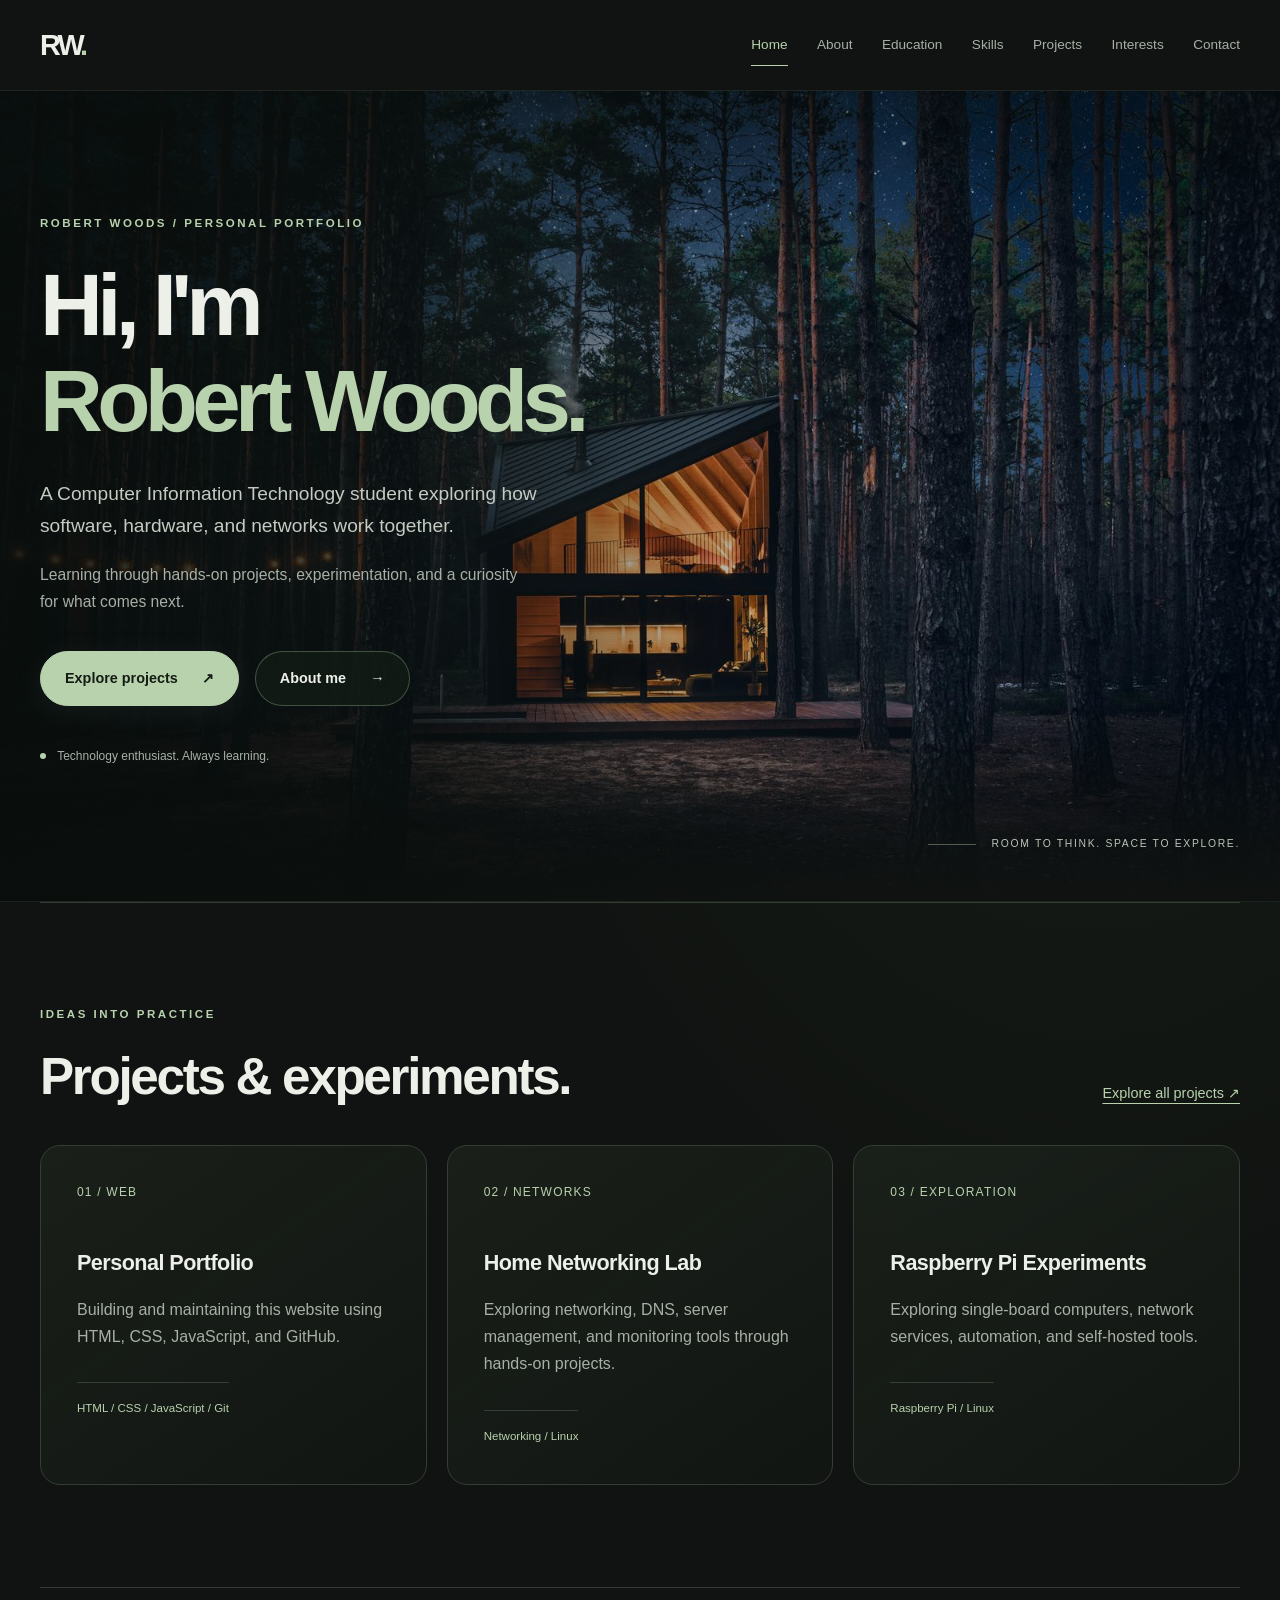
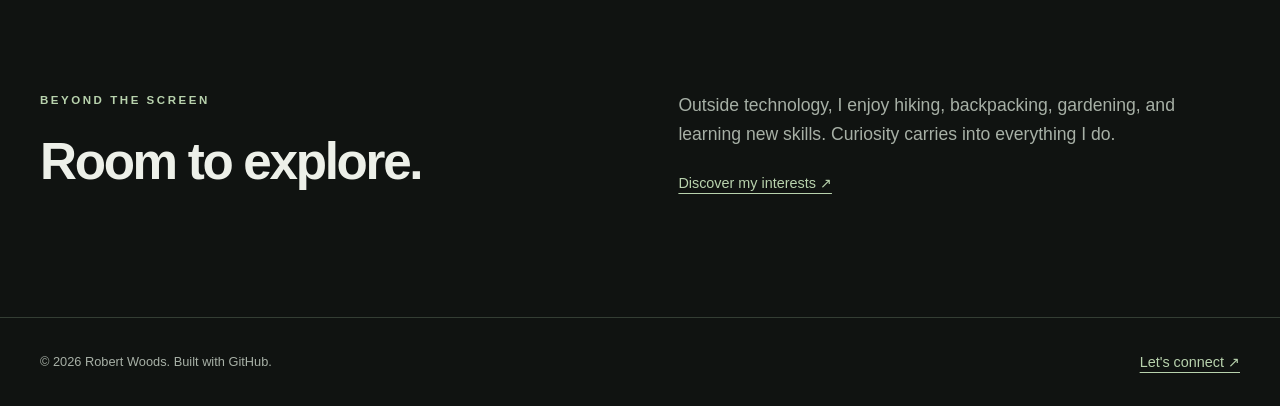
<file: index.html>
<!DOCTYPE html>
<html lang="en">
<head>
  <meta charset="UTF-8">
  <meta name="viewport" content="width=device-width, initial-scale=1.0">
  <meta name="description" content="Meet Robert Woods, a Computer Information Technology student exploring programming, networking, and hands-on technology projects.">
  <meta name="theme-color" content="#101311">
  <title>Robert Woods | CIT Student &amp; Technology Enthusiast</title>
  <link rel="stylesheet" href="style.css">
  <script src="script.js" defer></script>
</head>
<body>
  <a class="skip-link" href="#main-content">Skip to content</a>
  <header class="site-header">
    <nav class="nav container" aria-label="Main navigation">
      <a class="logo" href="index.html" aria-label="Robert Woods home">RW<span>.</span></a>
      <button class="menu-toggle" type="button" aria-expanded="false" aria-controls="nav-links" hidden>Menu</button>
      <div class="nav-links" id="nav-links">
        <a href="index.html" aria-current="page">Home</a>
        <a href="about.html">About</a>
        <a href="education.html">Education</a>
        <a href="skills.html">Skills</a>
        <a href="projects.html">Projects</a>
        <a href="interests.html">Interests</a>
        <a href="contacts.html">Contact</a>
      </div>
    </nav>
  </header>
  <main id="main-content" tabindex="-1">
<section class="hero forest-hero" aria-labelledby="hero-title">
  <!-- Decorative photograph; the CSS gradient remains if the image cannot load. -->
  <div class="forest-scene" aria-hidden="true"><div class="forest-image"></div></div>
  <div class="hero-inner container">
    <div class="hero-copy">
      <p class="eyebrow">Robert Woods / Personal portfolio</p>
      <h1 id="hero-title">Hi, I'm<br><span>Robert Woods.</span></h1>
      <p class="lead">A Computer Information Technology student exploring how software, hardware, and networks work together.</p>
      <p class="hero-description">Learning through hands-on projects, experimentation, and a curiosity for what comes next.</p>
      <div class="hero-actions">
        <a class="btn primary" href="projects.html">Explore projects <span aria-hidden="true">↗</span></a>
        <a class="btn" href="about.html">About me <span aria-hidden="true">→</span></a>
      </div>
      <p class="hero-note">Technology enthusiast. Always learning.</p>
    </div>
    <div class="hero-caption" aria-hidden="true"><span class="caption-line"></span>Room to think. Space to explore.</div>
  </div>
</section>
<section class="section container" aria-labelledby="featured-title"><div class="section-heading"><div><p class="eyebrow">Ideas into practice</p><h2 id="featured-title">Projects &amp; experiments.</h2></div><a class="text-link" href="projects.html">Explore all projects ↗</a></div><div class="card-grid">
<article class="card"><span class="card-number">01 / WEB</span><h3>Personal Portfolio</h3><p>Building and maintaining this website using HTML, CSS, JavaScript, and GitHub.</p><span class="tag">HTML / CSS / JavaScript / Git</span></article>
<article class="card"><span class="card-number">02 / NETWORKS</span><h3>Home Networking Lab</h3><p>Exploring networking, DNS, server management, and monitoring tools through hands-on projects.</p><span class="tag">Networking / Linux</span></article>
<article class="card"><span class="card-number">03 / EXPLORATION</span><h3>Raspberry Pi Experiments</h3><p>Exploring single-board computers, network services, automation, and self-hosted tools.</p><span class="tag">Raspberry Pi / Linux</span></article></div></section>
<section class="section container" aria-labelledby="beyond-title"><div class="split"><div><p class="eyebrow">Beyond the screen</p><h2 id="beyond-title">Room to explore.</h2></div><div class="prose"><p>Outside technology, I enjoy hiking, backpacking, gardening, and learning new skills. Curiosity carries into everything I do.</p><a class="text-link" href="interests.html">Discover my interests ↗</a></div></div></section>
  </main>
  <footer class="site-footer">
    <div class="footer-inner container"><p>© <span id="year">2026</span> Robert Woods. Built with GitHub.</p><a class="text-link" href="contacts.html">Let's connect ↗</a></div>
  </footer>
</body>
</html>
</file>
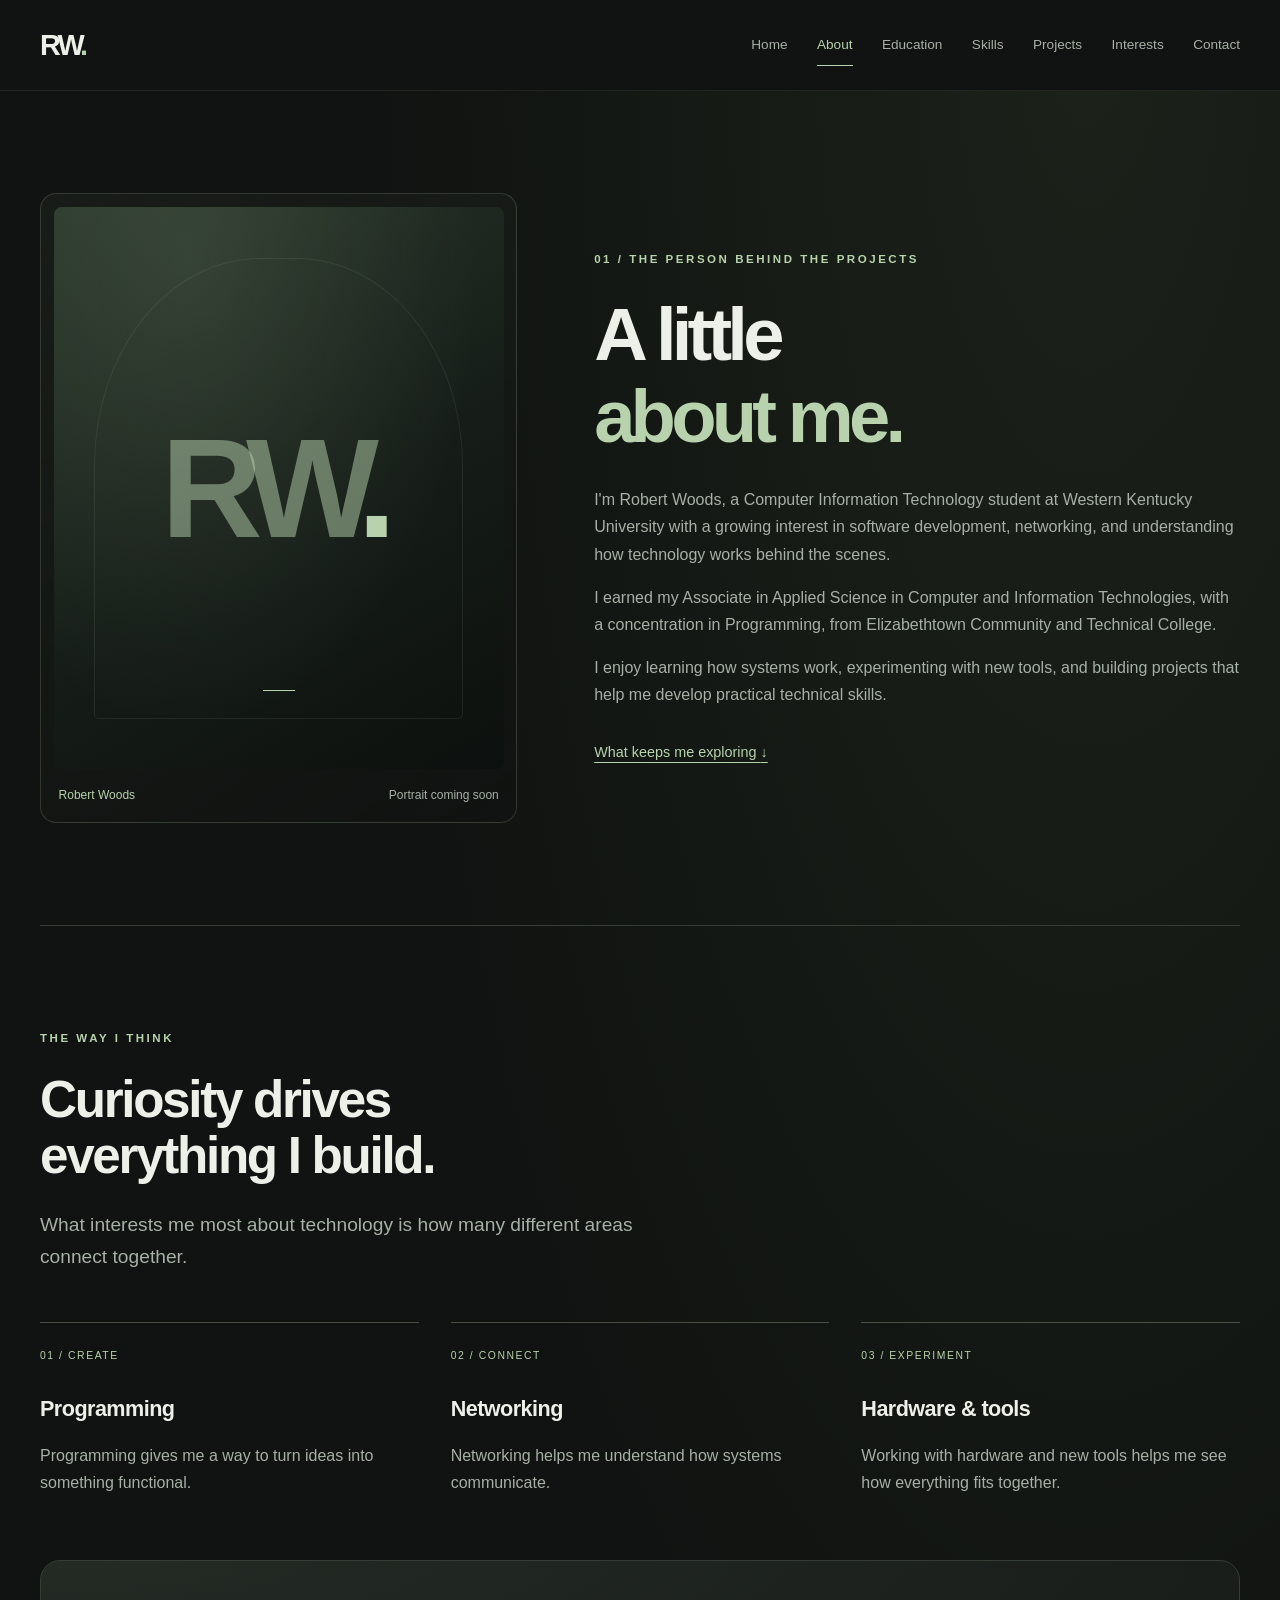
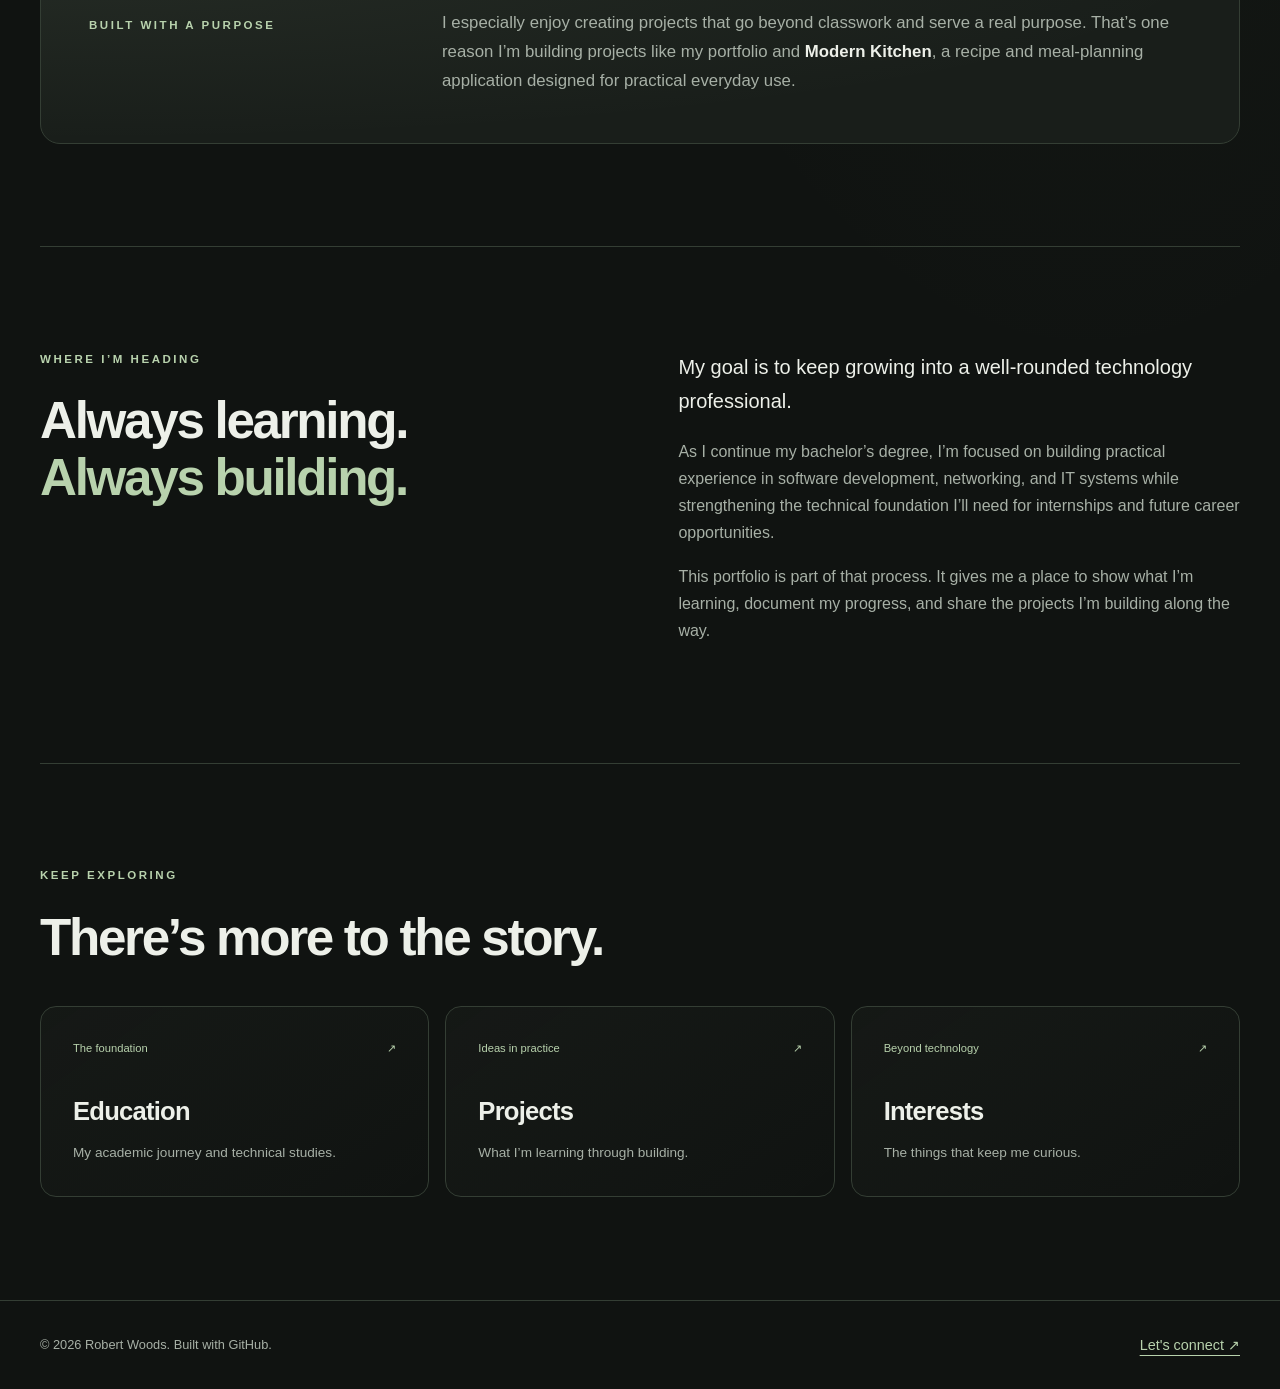
<file: about.html>
<!DOCTYPE html>
<html lang="en">
<head>
  <meta charset="UTF-8">
  <meta name="viewport" content="width=device-width, initial-scale=1.0">
  <meta name="description" content="Get to know Robert Woods, a Western Kentucky University CIT student who enjoys practical projects and experimentation.">
  <meta name="theme-color" content="#101311">
  <title>About Robert Woods | Curiosity &amp; Technology</title>
  <link rel="stylesheet" href="style.css">
  <script src="script.js" defer></script>
</head>
<body>
  <a class="skip-link" href="#main-content">Skip to content</a>
  <header class="site-header">
    <nav class="nav container" aria-label="Main navigation">
      <a class="logo" href="index.html" aria-label="Robert Woods home">RW<span>.</span></a>
      <button class="menu-toggle" type="button" aria-expanded="false" aria-controls="nav-links" hidden>Menu</button>
      <div class="nav-links" id="nav-links">
        <a href="index.html">Home</a>
        <a href="about.html" aria-current="page">About</a>
        <a href="education.html">Education</a>
        <a href="skills.html">Skills</a>
        <a href="projects.html">Projects</a>
        <a href="interests.html">Interests</a>
        <a href="contacts.html">Contact</a>
      </div>
    </nav>
  </header>
  <main id="main-content" tabindex="-1" class="container about-page">
    <section class="about-hero" aria-labelledby="about-title">
      <figure class="about-portrait">
        <!-- Replace .portrait-placeholder with an img.portrait-photo when a portrait is ready.
             Example: <img class="portrait-photo" src="assets/images/robert-woods.jpg" alt="Robert Woods"> -->
        <div class="portrait-placeholder" aria-hidden="true"><span class="portrait-initials">RW<span>.</span></span><span class="portrait-rule"></span></div>
        <figcaption><span>Robert Woods</span><span class="portrait-caption">Portrait coming soon</span></figcaption>
      </figure>
      <div class="about-introduction">
        <p class="eyebrow">01 / The person behind the projects</p>
        <h1 id="about-title">A little<br><span>about me.</span></h1>
        <div class="about-copy">
          <p>I'm Robert Woods, a Computer Information Technology student at Western Kentucky University with a growing interest in software development, networking, and understanding how technology works behind the scenes.</p>
          <p>I earned my Associate in Applied Science in Computer and Information Technologies, with a concentration in Programming, from Elizabethtown Community and Technical College.</p>
          <p>I enjoy learning how systems work, experimenting with new tools, and building projects that help me develop practical technical skills.</p>
        </div>
        <a class="text-link" href="#curiosity">What keeps me exploring <span aria-hidden="true">↓</span></a>
      </div>
    </section>

    <section class="about-curiosity about-section" id="curiosity" aria-labelledby="curiosity-title">
      <div class="about-section-heading"><p class="eyebrow">The way I think</p><h2 id="curiosity-title">Curiosity drives<br>everything I build.</h2><p class="lead">What interests me most about technology is how many different areas connect together.</p></div>
      <div class="curiosity-grid">
        <article class="curiosity-note"><span class="curiosity-number" aria-hidden="true">01 / CREATE</span><h3>Programming</h3><p>Programming gives me a way to turn ideas into something functional.</p></article>
        <article class="curiosity-note"><span class="curiosity-number" aria-hidden="true">02 / CONNECT</span><h3>Networking</h3><p>Networking helps me understand how systems communicate.</p></article>
        <article class="curiosity-note"><span class="curiosity-number" aria-hidden="true">03 / EXPERIMENT</span><h3>Hardware &amp; tools</h3><p>Working with hardware and new tools helps me see how everything fits together.</p></article>
      </div>
      <div class="about-purpose"><p class="eyebrow">Built with a purpose</p><p>I especially enjoy creating projects that go beyond classwork and serve a real purpose. That’s one reason I’m building projects like my portfolio and <strong>Modern Kitchen</strong>, a recipe and meal-planning application designed for practical everyday use.</p></div>
    </section>

    <section class="about-direction about-section" aria-labelledby="direction-title">
      <div><p class="eyebrow">Where I’m heading</p><h2 id="direction-title">Always learning.<br><span>Always building.</span></h2></div>
      <div class="about-copy"><p class="direction-lead">My goal is to keep growing into a well-rounded technology professional.</p><p>As I continue my bachelor’s degree, I’m focused on building practical experience in software development, networking, and IT systems while strengthening the technical foundation I’ll need for internships and future career opportunities.</p><p>This portfolio is part of that process. It gives me a place to show what I’m learning, document my progress, and share the projects I’m building along the way.</p></div>
    </section>

    <section class="about-explore about-section" aria-labelledby="explore-title">
      <div class="section-heading"><div><p class="eyebrow">Keep exploring</p><h2 id="explore-title">There’s more to the story.</h2></div></div>
      <div class="about-explore-grid">
        <a class="explore-link" href="education.html"><span class="explore-label">The foundation <span aria-hidden="true">↗</span></span><span class="explore-title">Education</span><span class="explore-description">My academic journey and technical studies.</span></a>
        <a class="explore-link" href="projects.html"><span class="explore-label">Ideas in practice <span aria-hidden="true">↗</span></span><span class="explore-title">Projects</span><span class="explore-description">What I’m learning through building.</span></a>
        <a class="explore-link" href="interests.html"><span class="explore-label">Beyond technology <span aria-hidden="true">↗</span></span><span class="explore-title">Interests</span><span class="explore-description">The things that keep me curious.</span></a>
      </div>
    </section>
  </main>
  <footer class="site-footer">
    <div class="footer-inner container"><p>© <span id="year">2026</span> Robert Woods. Built with GitHub.</p><a class="text-link" href="contacts.html">Let's connect ↗</a></div>
  </footer>
</body>
</html>
</file>
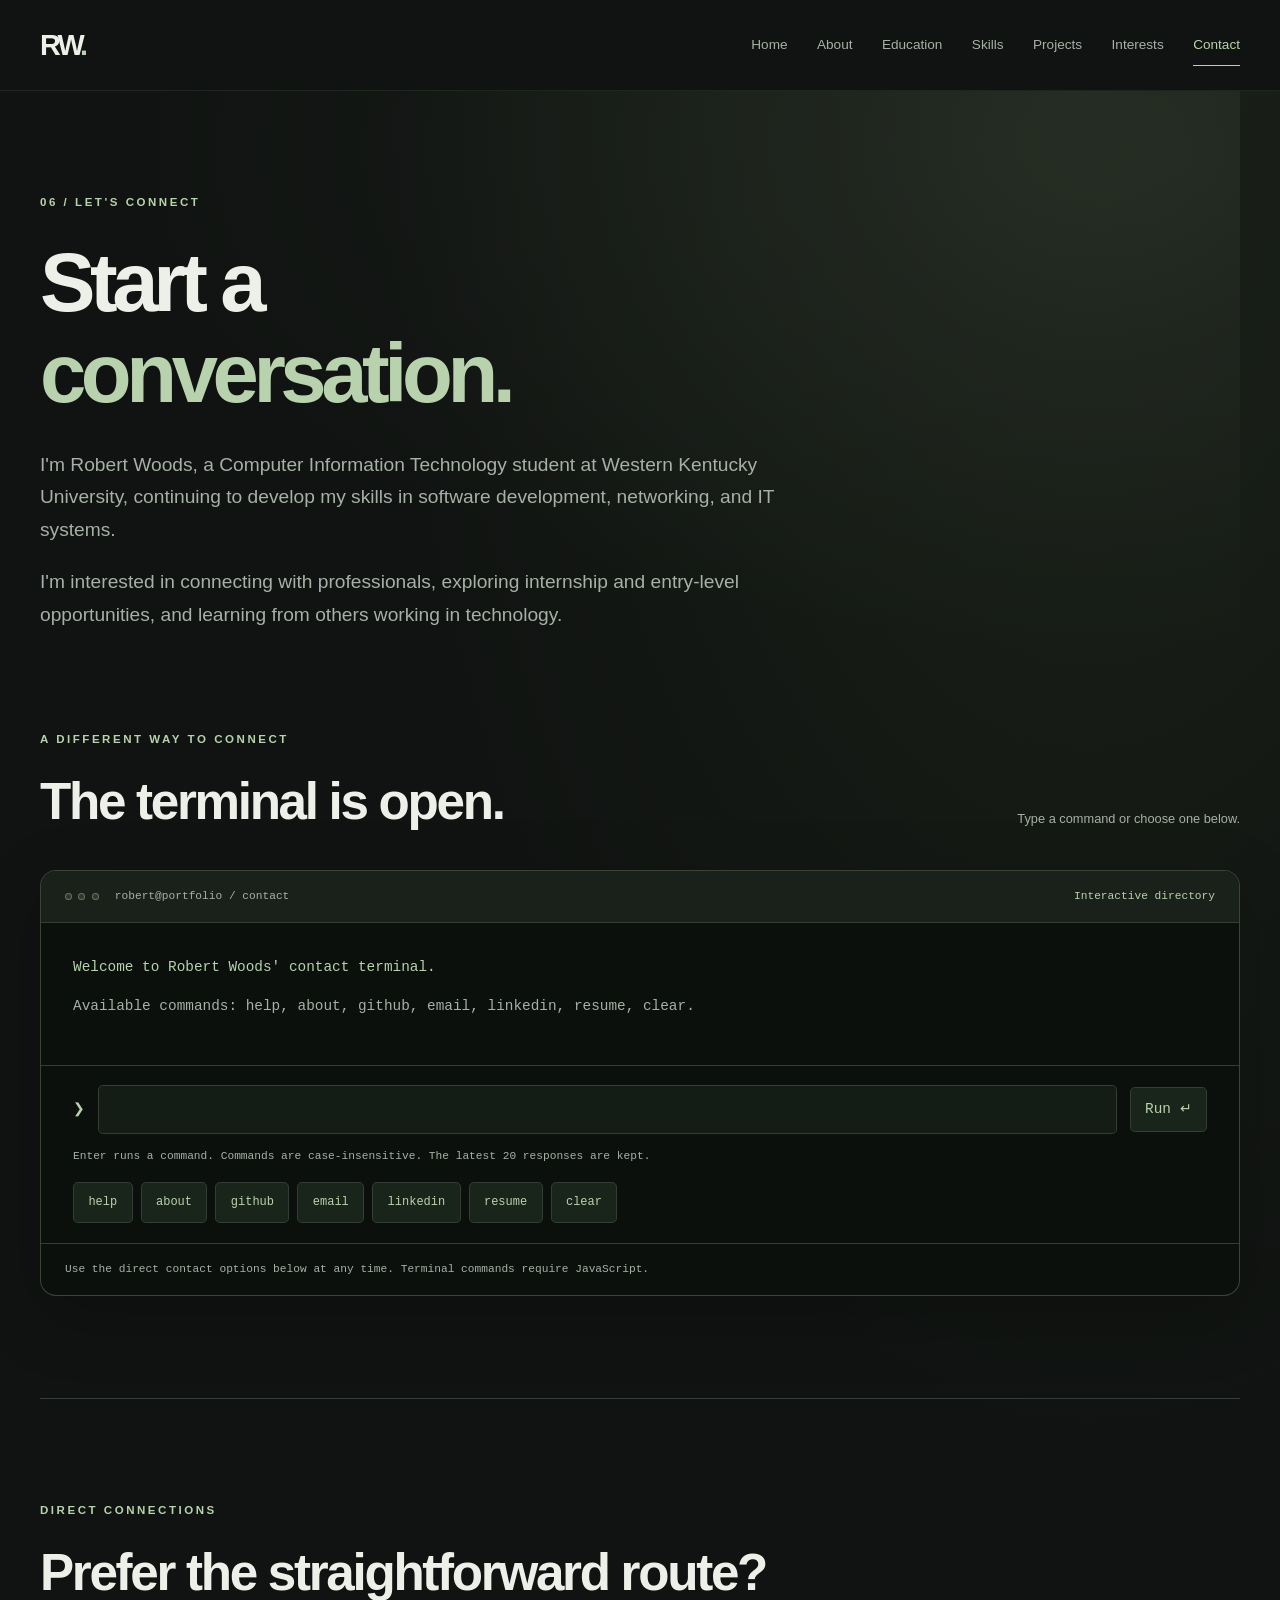
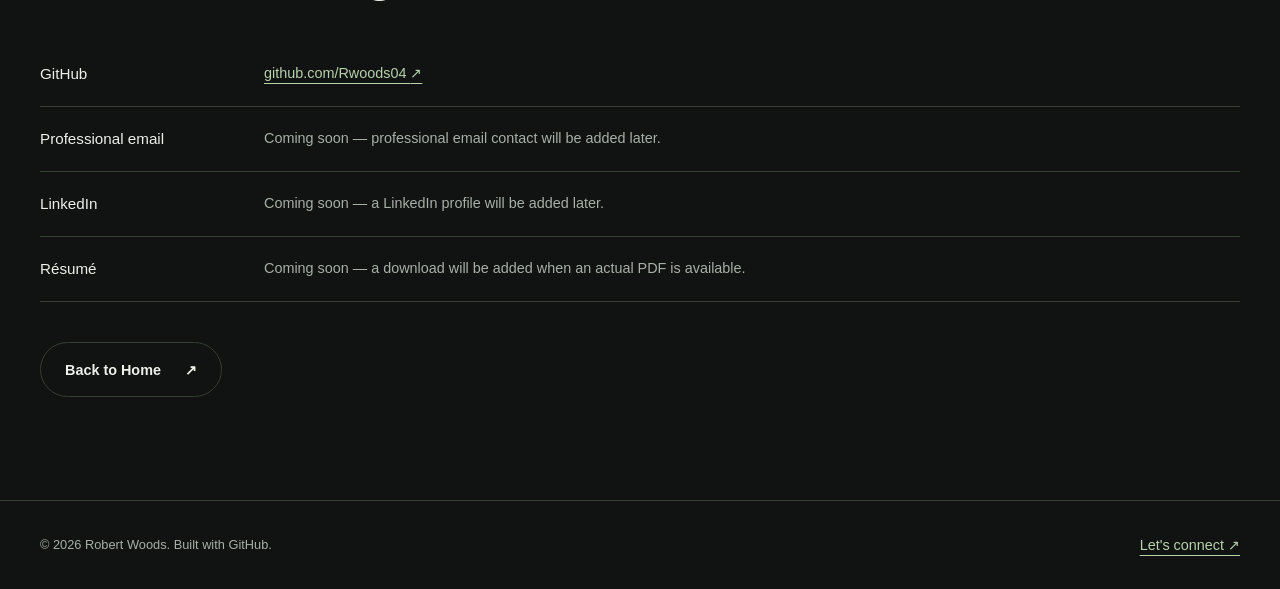
<file: contacts.html>
<!DOCTYPE html>
<html lang="en">
<head>
  <meta charset="UTF-8">
  <meta name="viewport" content="width=device-width, initial-scale=1.0">
  <meta name="description" content="Connect with Robert Woods and explore his work on GitHub.">
  <meta name="theme-color" content="#101311">
  <title>Contact &amp; Connect | Robert Woods</title>
  <link rel="stylesheet" href="style.css">
  <script src="script.js" defer></script>
</head>
<body>
  <a class="skip-link" href="#main-content">Skip to content</a>
  <header class="site-header">
    <nav class="nav container" aria-label="Main navigation">
      <a class="logo" href="index.html" aria-label="Robert Woods home">RW<span>.</span></a>
      <button class="menu-toggle" type="button" aria-expanded="false" aria-controls="nav-links" hidden>Menu</button>
      <div class="nav-links" id="nav-links">
        <a href="index.html">Home</a>
        <a href="about.html">About</a>
        <a href="education.html">Education</a>
        <a href="skills.html">Skills</a>
        <a href="projects.html">Projects</a>
        <a href="interests.html">Interests</a>
        <a href="contacts.html" aria-current="page">Contact</a>
      </div>
    </nav>
  </header>
  <main id="main-content" tabindex="-1" class="container contact-page">
    <section class="terminal-intro" aria-labelledby="contact-title">
      <p class="eyebrow">06 / Let's connect</p><h1 id="contact-title">Start a<br><span>conversation.</span></h1>
      <p class="lead">I'm Robert Woods, a Computer Information Technology student at Western Kentucky University, continuing to develop my skills in software development, networking, and IT systems.</p>
      <p class="lead">I'm interested in connecting with professionals, exploring internship and entry-level opportunities, and learning from others working in technology.</p>
    </section>
    <section class="contact-terminal-section" aria-labelledby="terminal-title">
      <div class="section-heading"><div><p class="eyebrow">A different way to connect</p><h2 id="terminal-title">The terminal is open.</h2></div><p class="terminal-hint">Type a command or choose one below.</p></div>
      <div class="contact-terminal" data-contact-terminal>
        <div class="terminal-bar"><span class="terminal-dots" aria-hidden="true"><i></i><i></i><i></i></span><span>robert@portfolio / contact</span><span class="terminal-mode">Interactive directory</span></div>
        <div class="terminal-screen" role="region" aria-label="Terminal command history" tabindex="0">
          <p class="terminal-welcome">Welcome to Robert Woods' contact terminal.</p>
          <p>Available commands: help, about, github, email, linkedin, resume, clear.</p>
          <div data-terminal-history></div>
        </div>
        <div class="terminal-controls" hidden>
          <form class="terminal-form" aria-label="Run a contact terminal command">
            <label for="terminal-command"><span aria-hidden="true">❯</span><span class="sr-only">Terminal command</span></label>
            <input id="terminal-command" name="command" type="text" maxlength="80" autocomplete="off" autocapitalize="none" spellcheck="false" aria-describedby="terminal-input-help">
            <button type="submit">Run <span aria-hidden="true">↵</span></button>
          </form>
          <p id="terminal-input-help" class="terminal-input-help">Enter runs a command. Commands are case-insensitive. The latest 20 responses are kept.</p>
          <div class="terminal-shortcuts" role="group" aria-label="Available terminal commands">
            <button type="button" data-terminal-command="help">help</button>
            <button type="button" data-terminal-command="about">about</button>
            <button type="button" data-terminal-command="github">github</button>
            <button type="button" data-terminal-command="email">email</button>
            <button type="button" data-terminal-command="linkedin">linkedin</button>
            <button type="button" data-terminal-command="resume">resume</button>
            <button type="button" data-terminal-command="clear">clear</button>
          </div>
        </div>
        <p class="terminal-fallback">Use the direct contact options below at any time. Terminal commands require JavaScript.</p>
      </div>
      <p class="sr-only" role="status" aria-live="polite" aria-atomic="true" data-terminal-status></p>
    </section>
    <section class="direct-contact" aria-labelledby="direct-title">
      <p class="eyebrow">Direct connections</p><h2 id="direct-title">Prefer the straightforward route?</h2>
      <dl class="contact-directory">
        <div><dt>GitHub</dt><dd><a class="text-link" href="https://github.com/Rwoods04" target="_blank" rel="noopener noreferrer">github.com/Rwoods04 <span aria-hidden="true">↗</span><span class="sr-only"> (opens in a new tab)</span></a></dd></div>
        <div><dt>Professional email</dt><dd>Coming soon — professional email contact will be added later.</dd></div>
        <div><dt>LinkedIn</dt><dd>Coming soon — a LinkedIn profile will be added later.</dd></div>
        <div><dt>Résumé</dt><dd>Coming soon — a download will be added when an actual PDF is available.</dd></div>
      </dl>
      <a class="btn" href="index.html">Back to Home <span aria-hidden="true">↗</span></a>
    </section>
  </main>
  <footer class="site-footer">
    <div class="footer-inner container"><p>© <span id="year">2026</span> Robert Woods. Built with GitHub.</p><a class="text-link" href="contacts.html">Let's connect ↗</a></div>
  </footer>
</body>
</html>
</file>
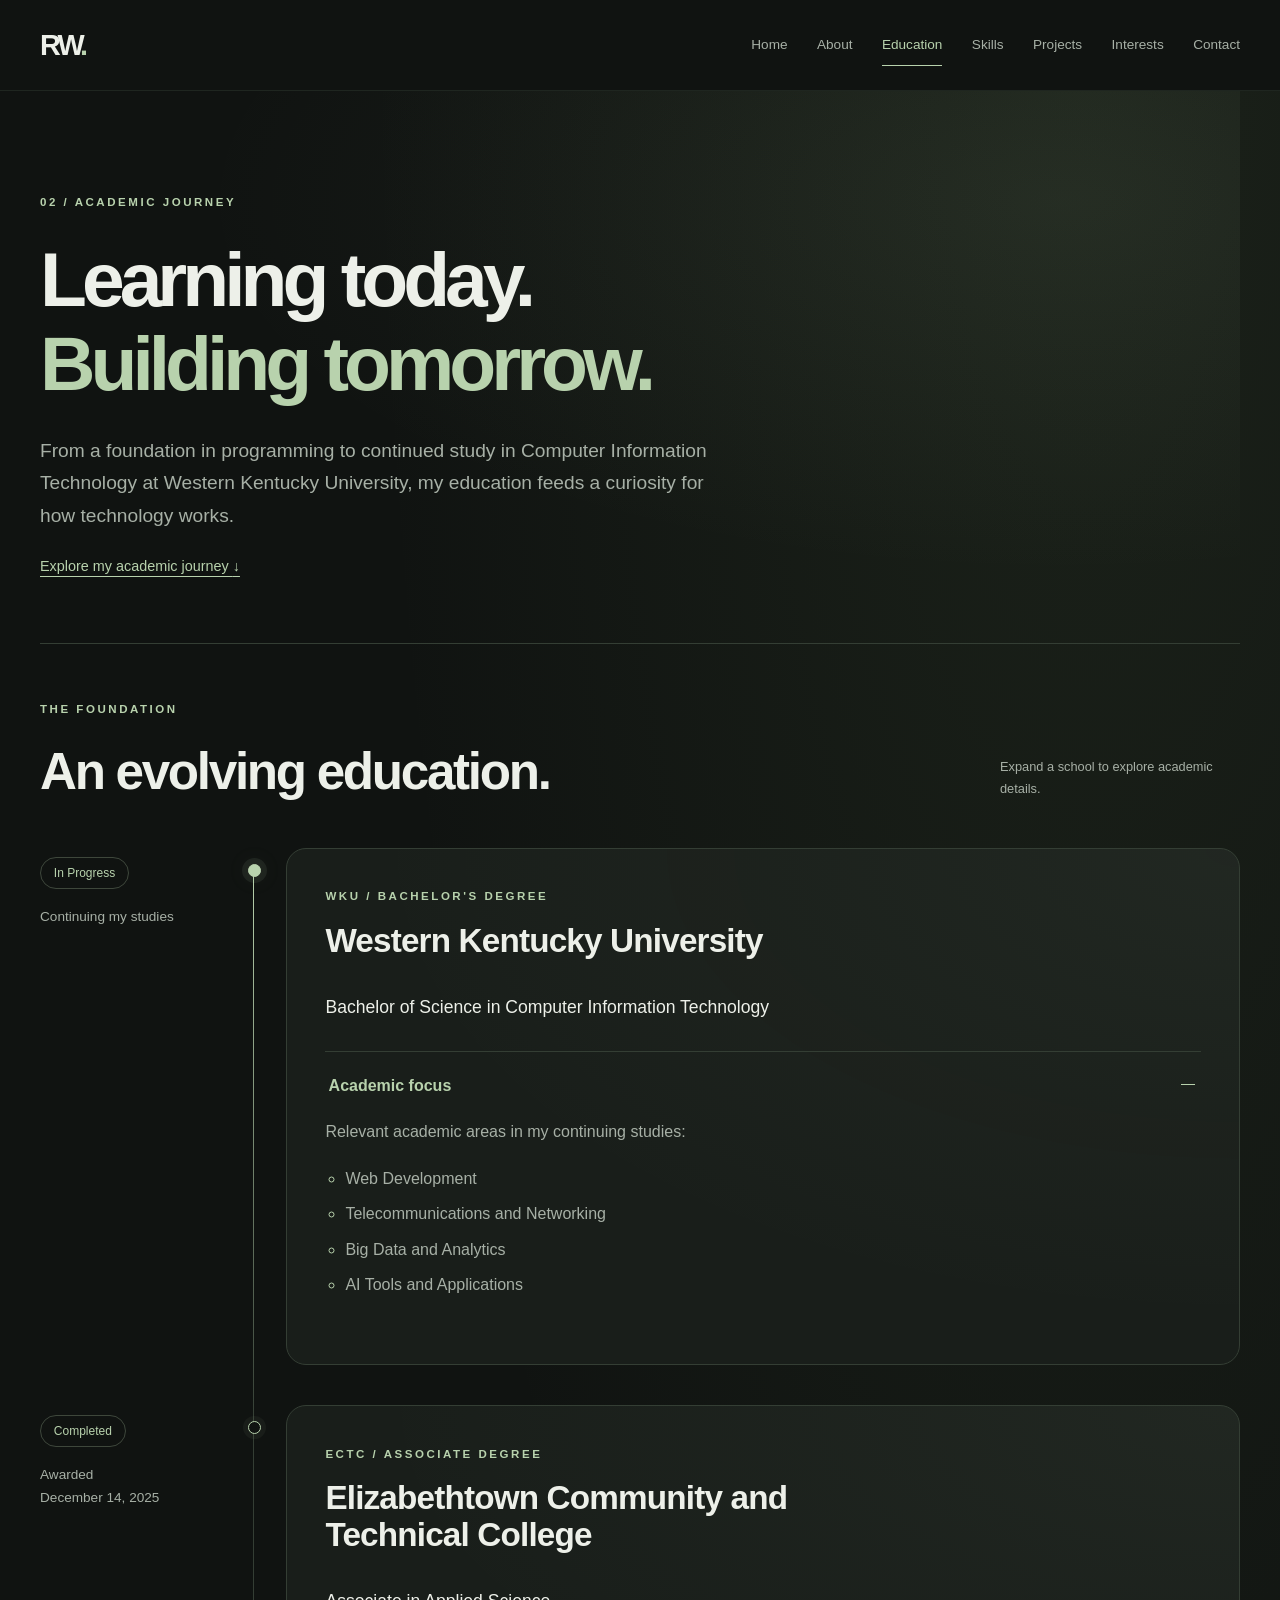
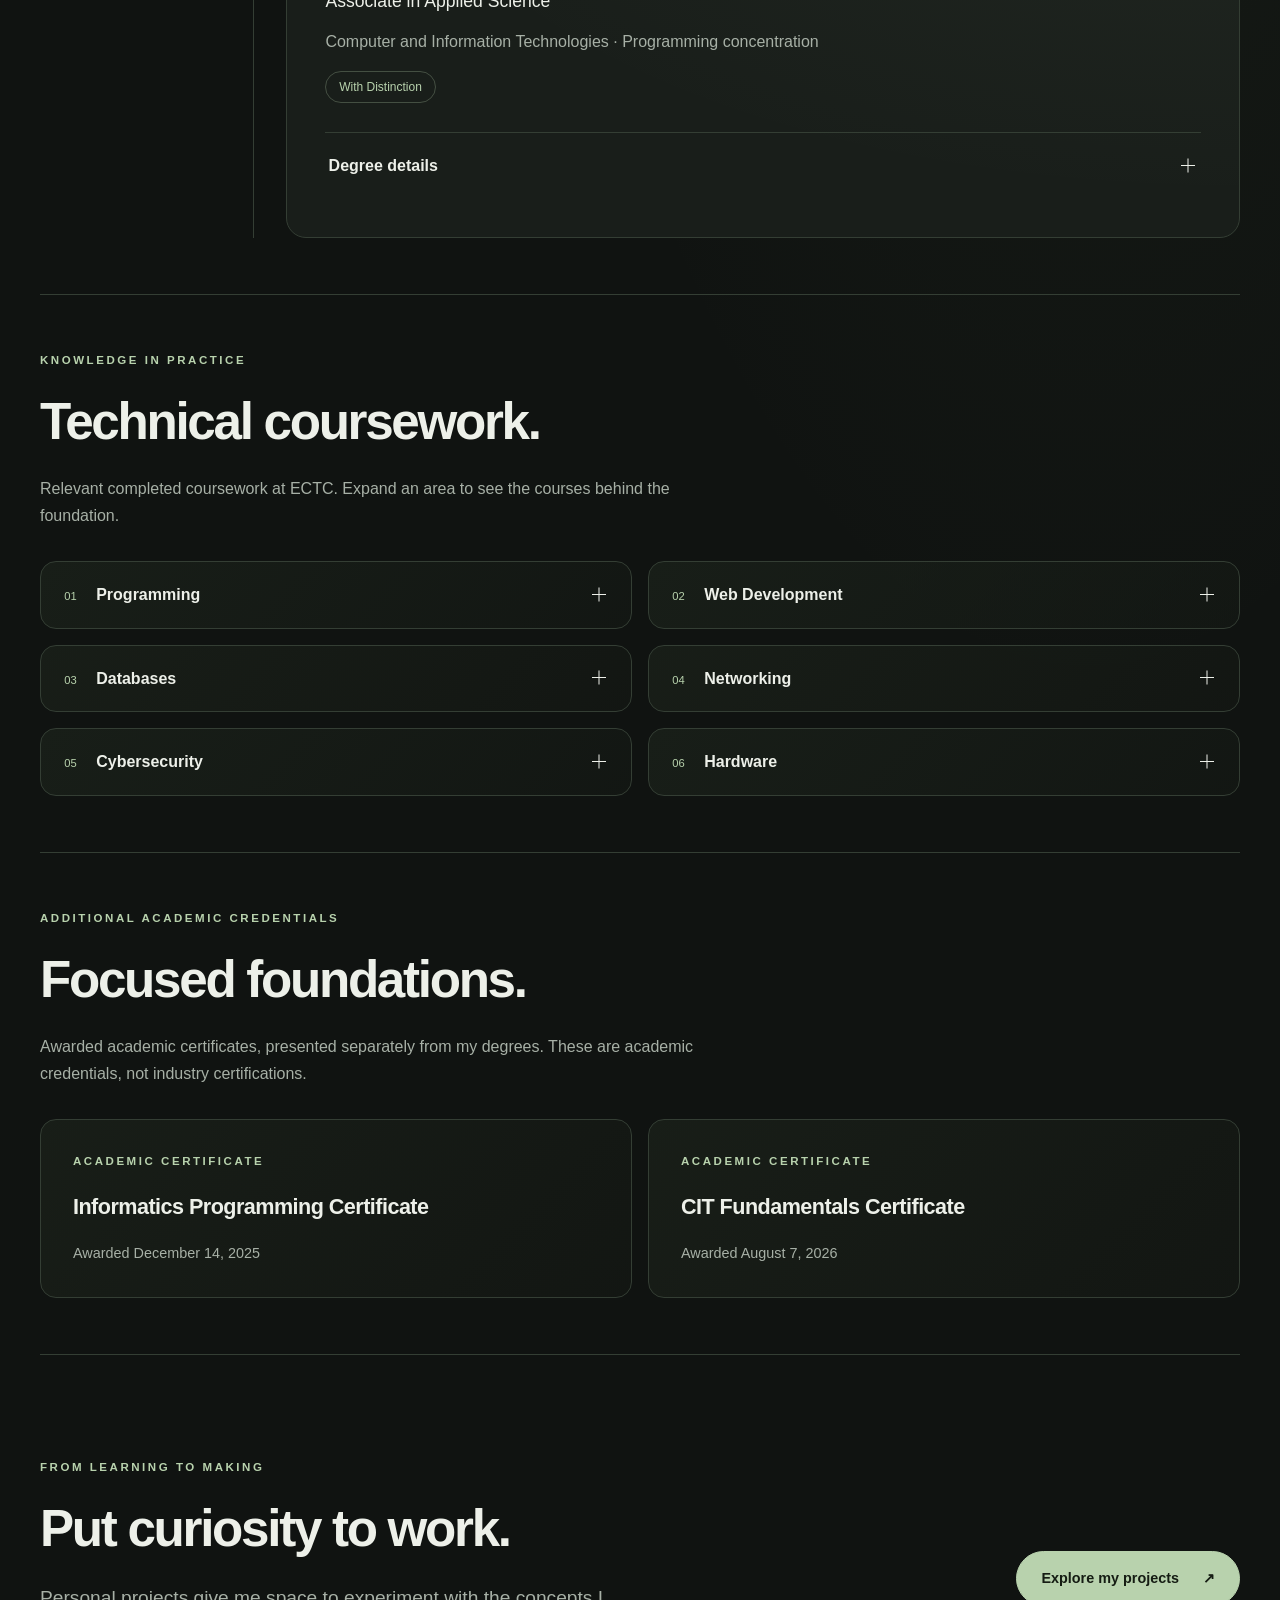
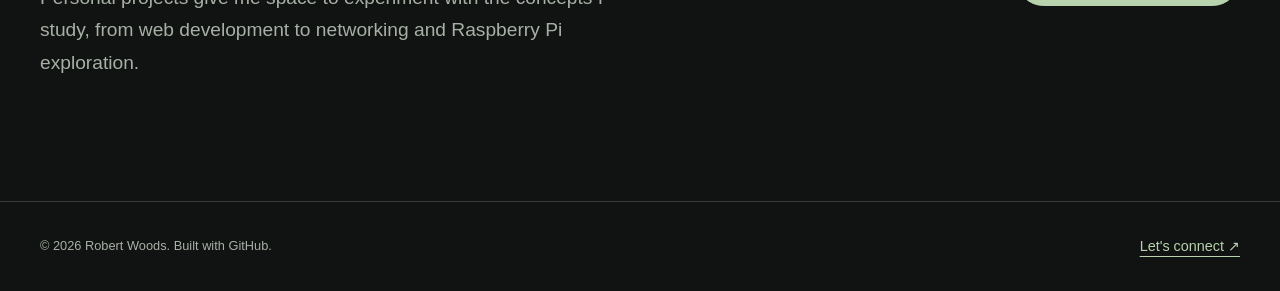
<file: education.html>
﻿<!DOCTYPE html>
<html lang="en">
<head>
  <meta charset="UTF-8">
  <meta name="viewport" content="width=device-width, initial-scale=1.0">
  <meta name="description" content="Explore the academic timeline of Robert Woods: CIT studies at WKU, a completed ECTC programming degree, technical coursework, and awarded academic certificates.">
  <meta name="theme-color" content="#101311">
  <title>Education &amp; Academic Credentials | Robert Woods</title>
  <link rel="stylesheet" href="style.css">
  <script src="script.js" defer></script>
</head>
<body>
  <a class="skip-link" href="#main-content">Skip to content</a>
  <header class="site-header">
    <nav class="nav container" aria-label="Main navigation">
      <a class="logo" href="index.html" aria-label="Robert Woods home">RW<span>.</span></a>
      <button class="menu-toggle" type="button" aria-expanded="false" aria-controls="nav-links" hidden>Menu</button>
      <div class="nav-links" id="nav-links">
        <a href="index.html">Home</a>
        <a href="about.html">About</a>
        <a href="education.html" aria-current="page">Education</a>
        <a href="skills.html">Skills</a>
        <a href="projects.html">Projects</a>
        <a href="interests.html">Interests</a>
        <a href="contacts.html">Contact</a>
      </div>
    </nav>
  </header>
  <main id="main-content" tabindex="-1" class="container education-page">
    <section class="education-hero" aria-labelledby="education-title">
      <p class="eyebrow">02 / Academic journey</p>
      <h1 id="education-title">Learning today.<br><span>Building tomorrow.</span></h1>
      <p class="lead">From a foundation in programming to continued study in Computer Information Technology at Western Kentucky University, my education feeds a curiosity for how technology works.</p>
      <a class="text-link" href="#academic-timeline">Explore my academic journey <span aria-hidden="true">↓</span></a>
    </section>
    <section class="education-section" aria-labelledby="timeline-title" id="academic-timeline">
      <div class="section-heading"><div><p class="eyebrow">The foundation</p><h2 id="timeline-title">An evolving education.</h2></div><p class="education-hint">Expand a school to explore academic details.</p></div>
      <ol class="academic-timeline">
        <li class="timeline-milestone">
          <div class="timeline-date"><span class="academic-status">In Progress</span><p>Continuing my studies</p></div>
          <article class="timeline-panel" aria-labelledby="wku-title">
            <p class="eyebrow">WKU / Bachelor's degree</p><h3 id="wku-title">Western Kentucky University</h3>
            <p class="degree-name">Bachelor of Science in Computer Information Technology</p>
            <details class="academic-details" open><summary>Academic focus <span class="expand-icon" aria-hidden="true"></span></summary><div class="details-content"><p>Relevant academic areas in my continuing studies:</p><ul class="academic-topics"><li>Web Development</li><li>Telecommunications and Networking</li><li>Big Data and Analytics</li><li>AI Tools and Applications</li></ul></div></details>
          </article>
        </li>
        <li class="timeline-milestone">
          <div class="timeline-date"><span class="academic-status">Completed</span><p>Awarded<br><time datetime="2025-12-14">December 14, 2025</time></p></div>
          <article class="timeline-panel" aria-labelledby="ectc-title">
            <p class="eyebrow">ECTC / Associate degree</p><h3 id="ectc-title">Elizabethtown Community and Technical College</h3>
            <p class="degree-name">Associate in Applied Science</p><p class="degree-program">Computer and Information Technologies · Programming concentration</p><span class="honors-label">With Distinction</span>
            <details class="academic-details"><summary>Degree details <span class="expand-icon" aria-hidden="true"></span></summary><div class="details-content"><dl class="degree-facts">
              <div><dt>Program</dt><dd>Computer and Information Technologies</dd></div>
              <div><dt>Concentration</dt><dd>Programming</dd></div>
              <div><dt>Awarded</dt><dd><time datetime="2025-12-14">December 14, 2025</time></dd></div>
              <div><dt>Academic honors</dt><dd>With Distinction</dd></div>
            </dl></div></details>
          </article>
        </li>
      </ol>
    </section>
    <section class="education-section" aria-labelledby="coursework-title">
      <p class="eyebrow">Knowledge in practice</p><h2 id="coursework-title">Technical coursework.</h2>
      <p class="education-intro">Relevant completed coursework at ECTC. Expand an area to see the courses behind the foundation.</p>
      <div class="coursework-grid">
        <details class="coursework-panel"><summary><span><span class="course-number" aria-hidden="true">01</span>Programming</span><span class="expand-icon" aria-hidden="true"></span></summary><div class="details-content"><ul class="course-list"><li>Python I</li><li>Java I</li><li>Java II</li><li>Android Programming I</li></ul></div></details>
        <details class="coursework-panel"><summary><span><span class="course-number" aria-hidden="true">02</span>Web Development</span><span class="expand-icon" aria-hidden="true"></span></summary><div class="details-content"><ul class="course-list"><li>Web Page Development</li><li>Data Driven Web Pages</li></ul></div></details>
        <details class="coursework-panel"><summary><span><span class="course-number" aria-hidden="true">03</span>Databases</span><span class="expand-icon" aria-hidden="true"></span></summary><div class="details-content"><ul class="course-list"><li>Database Design Fundamentals</li><li>SQL I</li><li>SQL II</li></ul></div></details>
        <details class="coursework-panel"><summary><span><span class="course-number" aria-hidden="true">04</span>Networking</span><span class="expand-icon" aria-hidden="true"></span></summary><div class="details-content"><ul class="course-list"><li>Intro to Networking Concepts</li></ul></div></details>
        <details class="coursework-panel"><summary><span><span class="course-number" aria-hidden="true">05</span>Cybersecurity</span><span class="expand-icon" aria-hidden="true"></span></summary><div class="details-content"><ul class="course-list"><li>Security Fundamentals</li><li>Perimeter Defense</li><li>Attacks and Exploits</li><li>Computer Forensics</li></ul></div></details>
        <details class="coursework-panel"><summary><span><span class="course-number" aria-hidden="true">06</span>Hardware</span><span class="expand-icon" aria-hidden="true"></span></summary><div class="details-content"><ul class="course-list"><li>Computer Hardware and Software</li></ul></div></details>
      </div>
    </section>
    <section class="education-section" aria-labelledby="credentials-title">
      <p class="eyebrow">Additional academic credentials</p><h2 id="credentials-title">Focused foundations.</h2>
      <p class="education-intro">Awarded academic certificates, presented separately from my degrees. These are academic credentials, not industry certifications.</p>
      <div class="academic-credentials">
        <article class="credential-panel"><p class="eyebrow">Academic certificate</p><h3>Informatics Programming Certificate</h3><p>Awarded <time datetime="2025-12-14">December 14, 2025</time></p></article>
        <article class="credential-panel"><p class="eyebrow">Academic certificate</p><h3>CIT Fundamentals Certificate</h3><p>Awarded <time datetime="2026-08-07">August 7, 2026</time></p></article>
      </div>
    </section>
    <section class="education-closing" aria-labelledby="education-projects-title">
      <div><p class="eyebrow">From learning to making</p><h2 id="education-projects-title">Put curiosity to work.</h2><p class="lead">Personal projects give me space to experiment with the concepts I study, from web development to networking and Raspberry Pi exploration.</p></div>
      <a class="btn primary" href="projects.html">Explore my projects <span aria-hidden="true">↗</span></a>
    </section>
  </main>
  <footer class="site-footer">
    <div class="footer-inner container"><p>© <span id="year">2026</span> Robert Woods. Built with GitHub.</p><a class="text-link" href="contacts.html">Let's connect ↗</a></div>
  </footer>
</body>
</html>
</file>
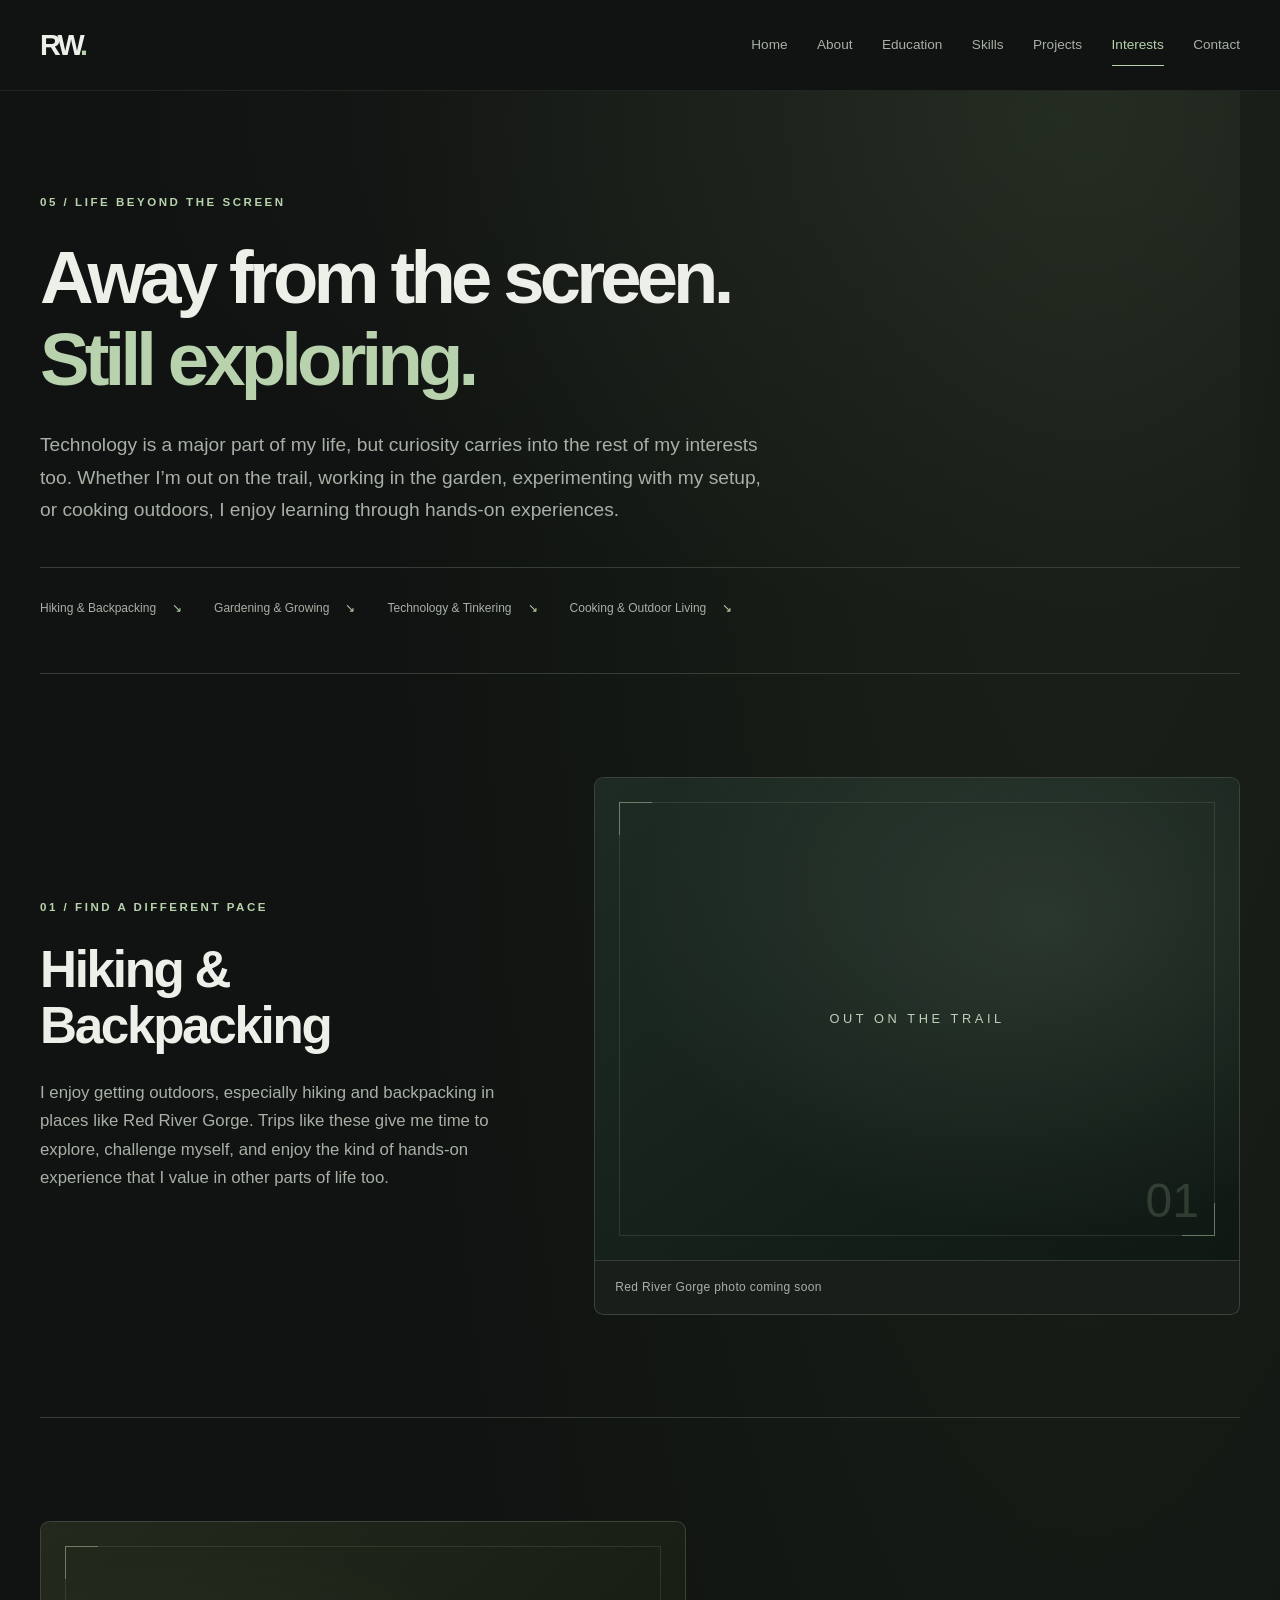
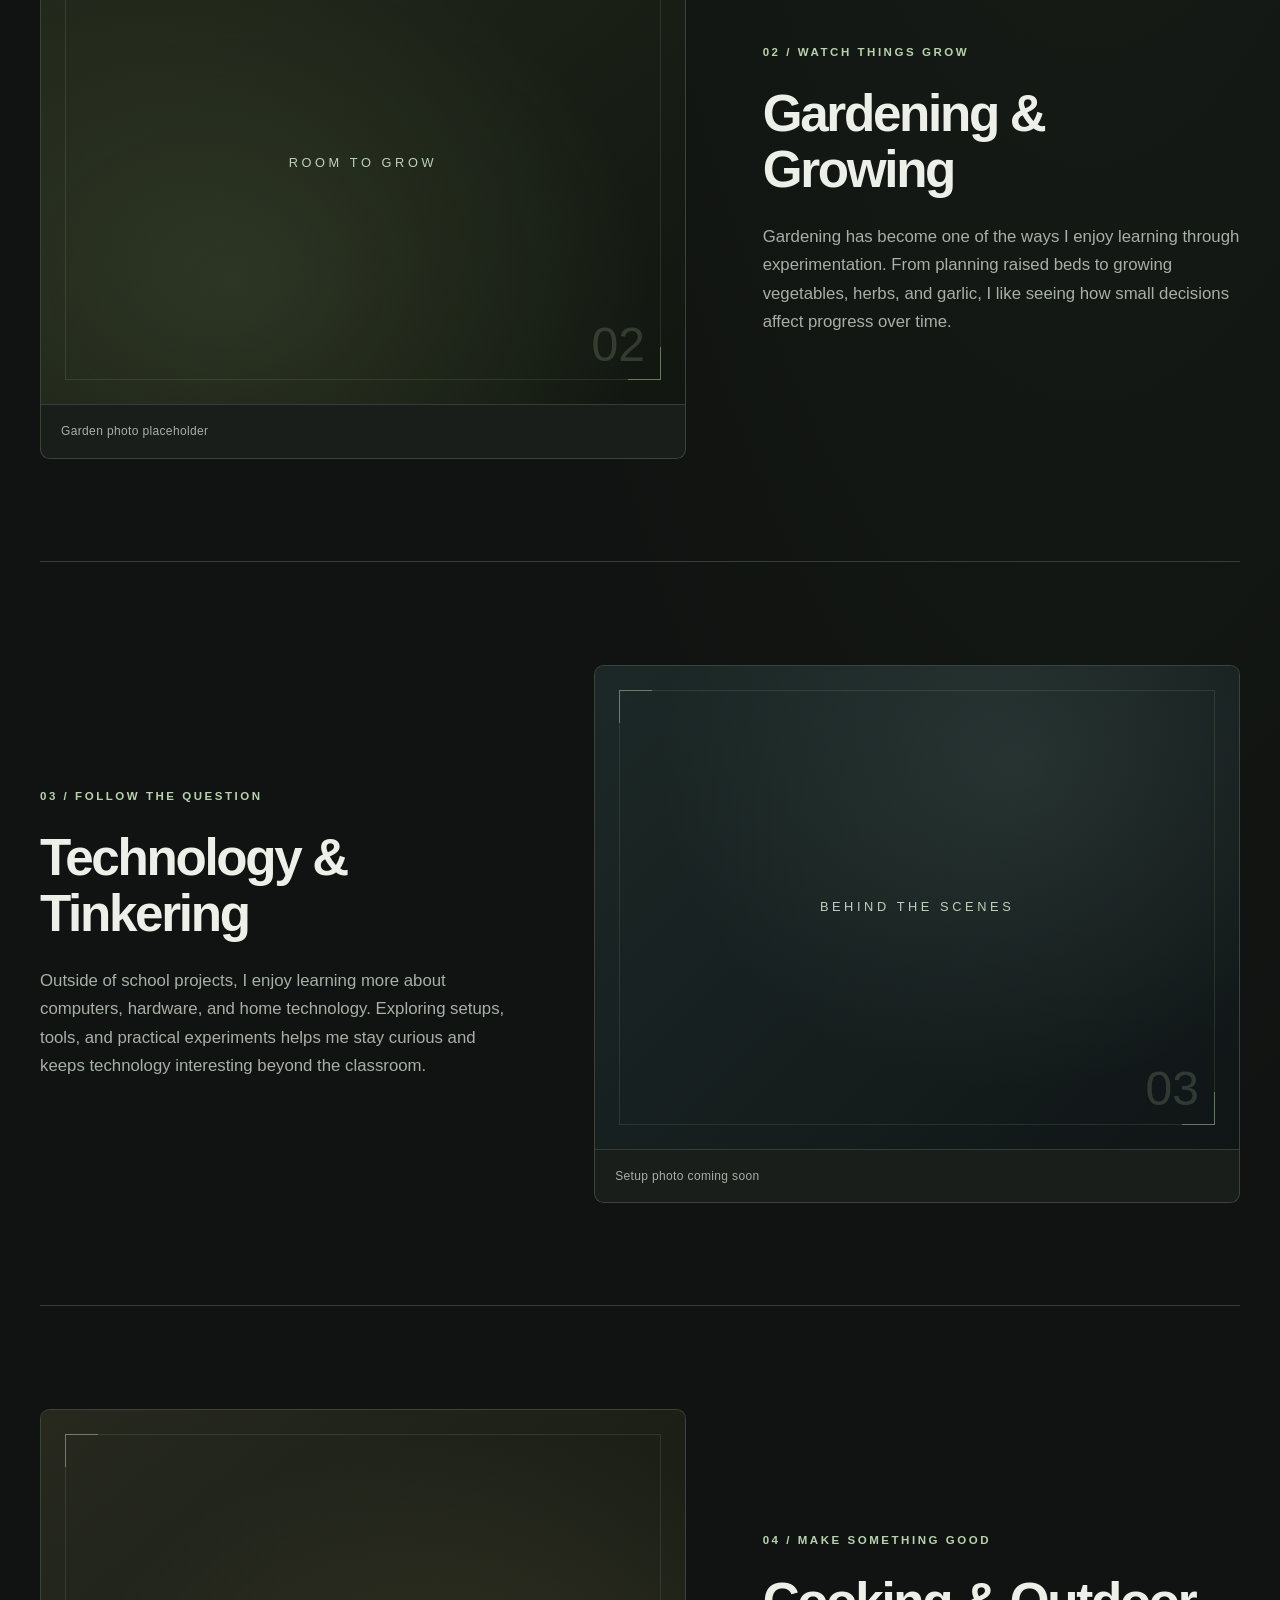
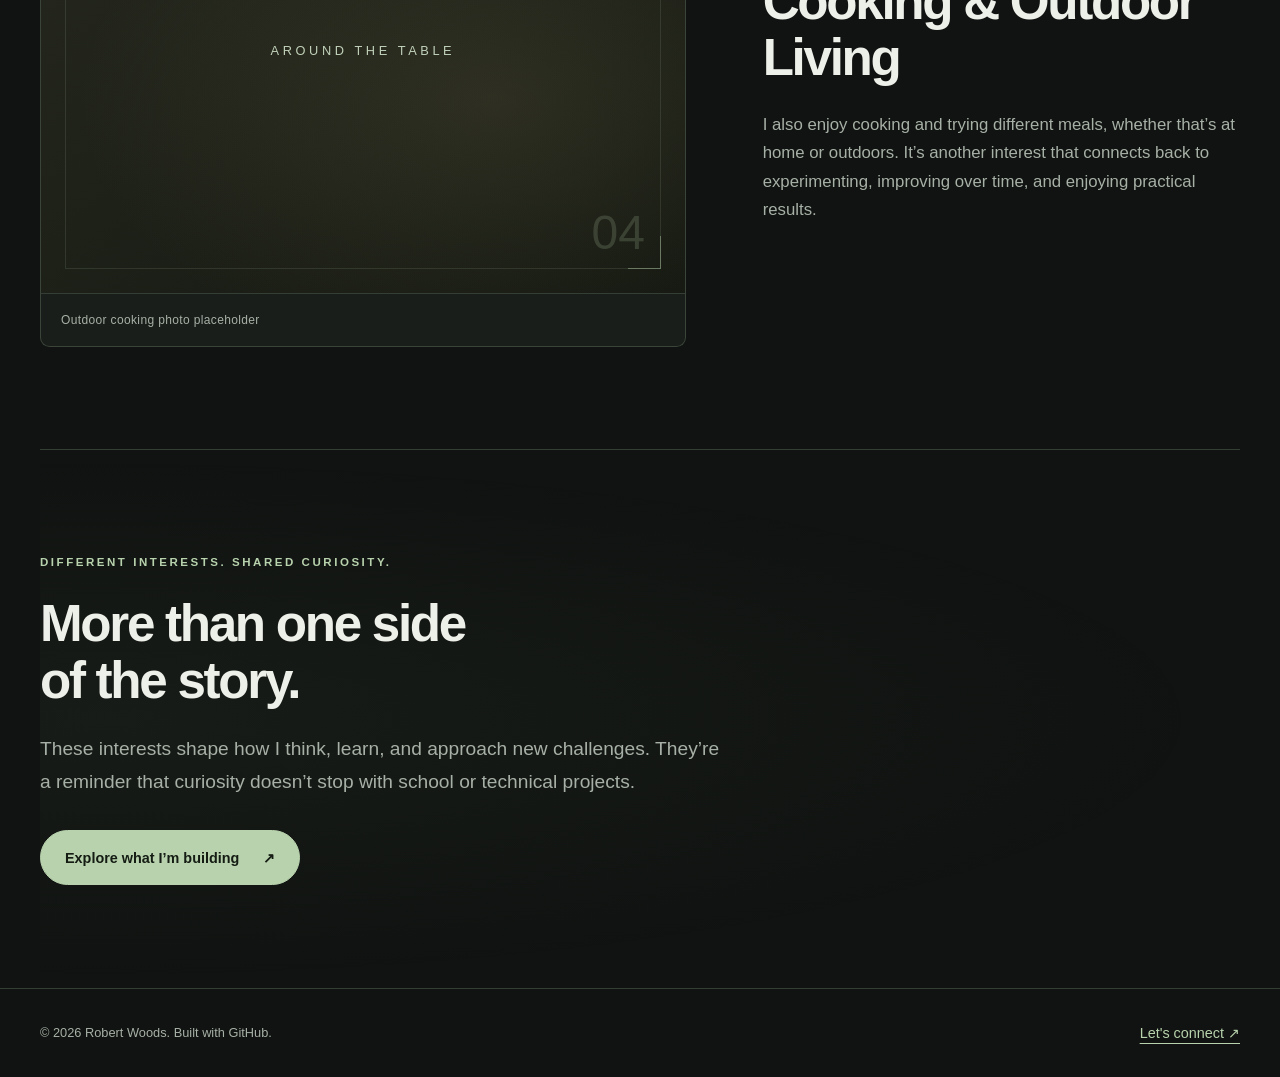
<file: interests.html>
<!DOCTYPE html>
<html lang="en">
<head>
  <meta charset="UTF-8">
  <meta name="viewport" content="width=device-width, initial-scale=1.0">
  <meta name="description" content="Explore Robert Woods and his interests beyond school: hiking at Red River Gorge, gardening, technology tinkering, cooking, and outdoor living.">
  <meta name="theme-color" content="#101311">
  <title>Interests &amp; Life Beyond Technology | Robert Woods</title>
  <link rel="stylesheet" href="style.css">
  <script src="script.js" defer></script>
</head>
<body>
  <a class="skip-link" href="#main-content">Skip to content</a>
  <header class="site-header">
    <nav class="nav container" aria-label="Main navigation">
      <a class="logo" href="index.html" aria-label="Robert Woods home">RW<span>.</span></a>
      <button class="menu-toggle" type="button" aria-expanded="false" aria-controls="nav-links" hidden>Menu</button>
      <div class="nav-links" id="nav-links">
        <a href="index.html">Home</a>
        <a href="about.html">About</a>
        <a href="education.html">Education</a>
        <a href="skills.html">Skills</a>
        <a href="projects.html">Projects</a>
        <a href="interests.html" aria-current="page">Interests</a>
        <a href="contacts.html">Contact</a>
      </div>
    </nav>
  </header>
  <main id="main-content" tabindex="-1" class="container interests-page">
    <section class="interests-intro" aria-labelledby="interests-title">
      <p class="eyebrow">05 / Life beyond the screen</p>
      <h1 id="interests-title">Away from the screen.<br><span>Still exploring.</span></h1>
      <p class="lead">Technology is a major part of my life, but curiosity carries into the rest of my interests too. Whether I’m out on the trail, working in the garden, experimenting with my setup, or cooking outdoors, I enjoy learning through hands-on experiences.</p>
      <nav class="story-index" aria-label="Explore personal interests"><a href="#trail">Hiking &amp; Backpacking <span aria-hidden="true">↘</span></a><a href="#garden">Gardening &amp; Growing <span aria-hidden="true">↘</span></a><a href="#setup">Technology &amp; Tinkering <span aria-hidden="true">↘</span></a><a href="#cooking">Cooking &amp; Outdoor Living <span aria-hidden="true">↘</span></a></nav>
    </section>
    <section class="interest-story" id="trail" aria-labelledby="trail-title" data-story-reveal>
      <div class="story-copy"><p class="eyebrow">01 / Find a different pace</p><h2 id="trail-title">Hiking &amp; Backpacking</h2><p>I enjoy getting outdoors, especially hiking and backpacking in places like Red River Gorge. Trips like these give me time to explore, challenge myself, and enjoy the kind of hands-on experience that I value in other parts of life too.</p></div>
      <figure class="story-photo story-photo--trail">
        <!-- Replace .story-placeholder with an img.story-image using a local src and descriptive alt text. Update the caption when a real photo is added. -->
        <div class="story-placeholder" aria-hidden="true"><span class="story-frame"></span><span class="story-photo-word">OUT ON THE TRAIL</span><span class="story-photo-number">01</span></div>
        <figcaption>Red River Gorge photo coming soon</figcaption>
      </figure>
    </section>
    <section class="interest-story interest-story--reverse" id="garden" aria-labelledby="garden-title" data-story-reveal>
      <div class="story-copy"><p class="eyebrow">02 / Watch things grow</p><h2 id="garden-title">Gardening &amp; Growing</h2><p>Gardening has become one of the ways I enjoy learning through experimentation. From planning raised beds to growing vegetables, herbs, and garlic, I like seeing how small decisions affect progress over time.</p></div>
      <figure class="story-photo story-photo--garden">
        <!-- Replace .story-placeholder with an img.story-image using a local src and descriptive alt text. Update the caption when a real photo is added. -->
        <div class="story-placeholder" aria-hidden="true"><span class="story-frame"></span><span class="story-photo-word">ROOM TO GROW</span><span class="story-photo-number">02</span></div>
        <figcaption>Garden photo placeholder</figcaption>
      </figure>
    </section>
    <section class="interest-story" id="setup" aria-labelledby="setup-title" data-story-reveal>
      <div class="story-copy"><p class="eyebrow">03 / Follow the question</p><h2 id="setup-title">Technology &amp; Tinkering</h2><p>Outside of school projects, I enjoy learning more about computers, hardware, and home technology. Exploring setups, tools, and practical experiments helps me stay curious and keeps technology interesting beyond the classroom.</p></div>
      <figure class="story-photo story-photo--setup">
        <!-- Replace .story-placeholder with an img.story-image using a local src and descriptive alt text. Update the caption when a real photo is added. -->
        <div class="story-placeholder" aria-hidden="true"><span class="story-frame"></span><span class="story-photo-word">BEHIND THE SCENES</span><span class="story-photo-number">03</span></div>
        <figcaption>Setup photo coming soon</figcaption>
      </figure>
    </section>
    <section class="interest-story interest-story--reverse" id="cooking" aria-labelledby="cooking-title" data-story-reveal>
      <div class="story-copy"><p class="eyebrow">04 / Make something good</p><h2 id="cooking-title">Cooking &amp; Outdoor Living</h2><p>I also enjoy cooking and trying different meals, whether that’s at home or outdoors. It’s another interest that connects back to experimenting, improving over time, and enjoying practical results.</p></div>
      <figure class="story-photo story-photo--cooking">
        <!-- Replace .story-placeholder with an img.story-image using a local src and descriptive alt text. Update the caption when a real photo is added. -->
        <div class="story-placeholder" aria-hidden="true"><span class="story-frame"></span><span class="story-photo-word">AROUND THE TABLE</span><span class="story-photo-number">04</span></div>
        <figcaption>Outdoor cooking photo placeholder</figcaption>
      </figure>
    </section>
    <section class="interests-closing" aria-labelledby="interests-closing-title" data-story-reveal><p class="eyebrow">Different interests. Shared curiosity.</p><h2 id="interests-closing-title">More than one side<br>of the story.</h2><p class="lead">These interests shape how I think, learn, and approach new challenges. They’re a reminder that curiosity doesn’t stop with school or technical projects.</p><a class="btn primary" href="projects.html">Explore what I’m building <span aria-hidden="true">↗</span></a></section>
  </main>
  <footer class="site-footer">
    <div class="footer-inner container"><p>© <span id="year">2026</span> Robert Woods. Built with GitHub.</p><a class="text-link" href="contacts.html">Let's connect ↗</a></div>
  </footer>
</body>
</html>
</file>
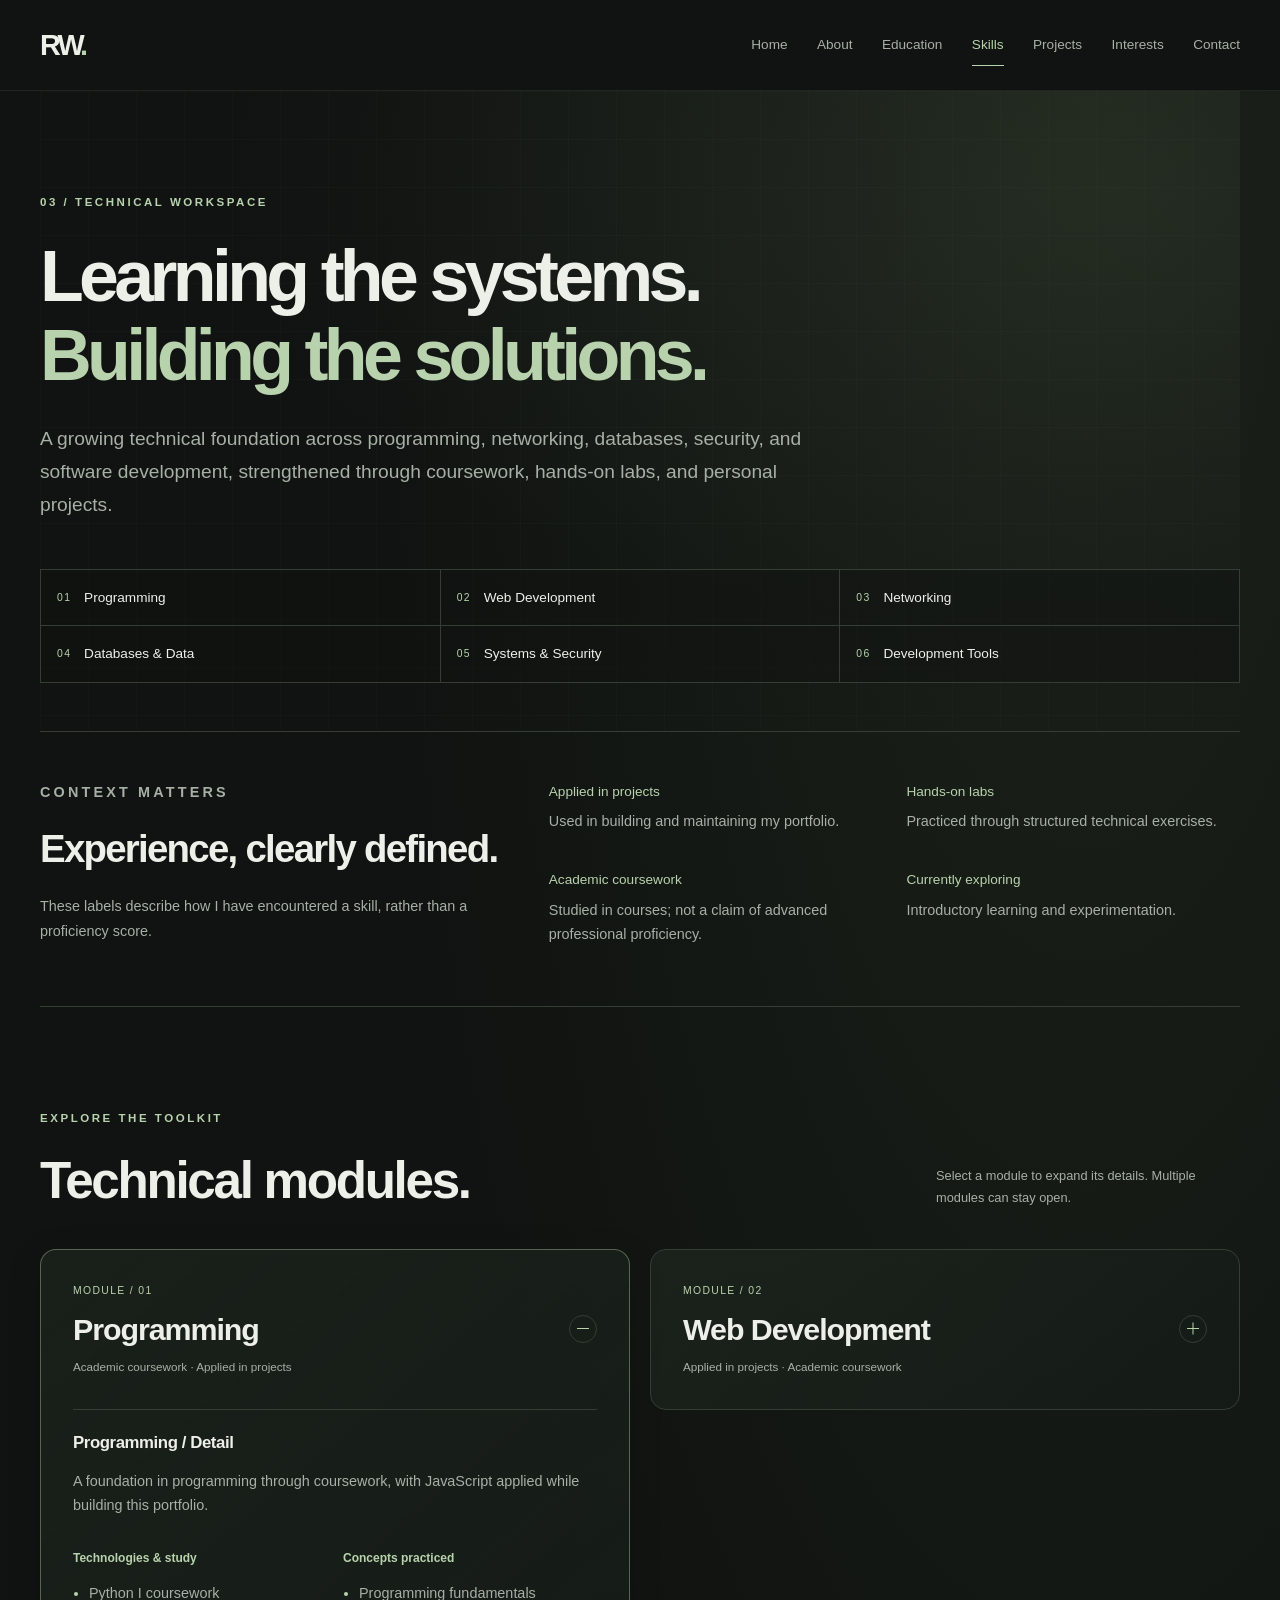
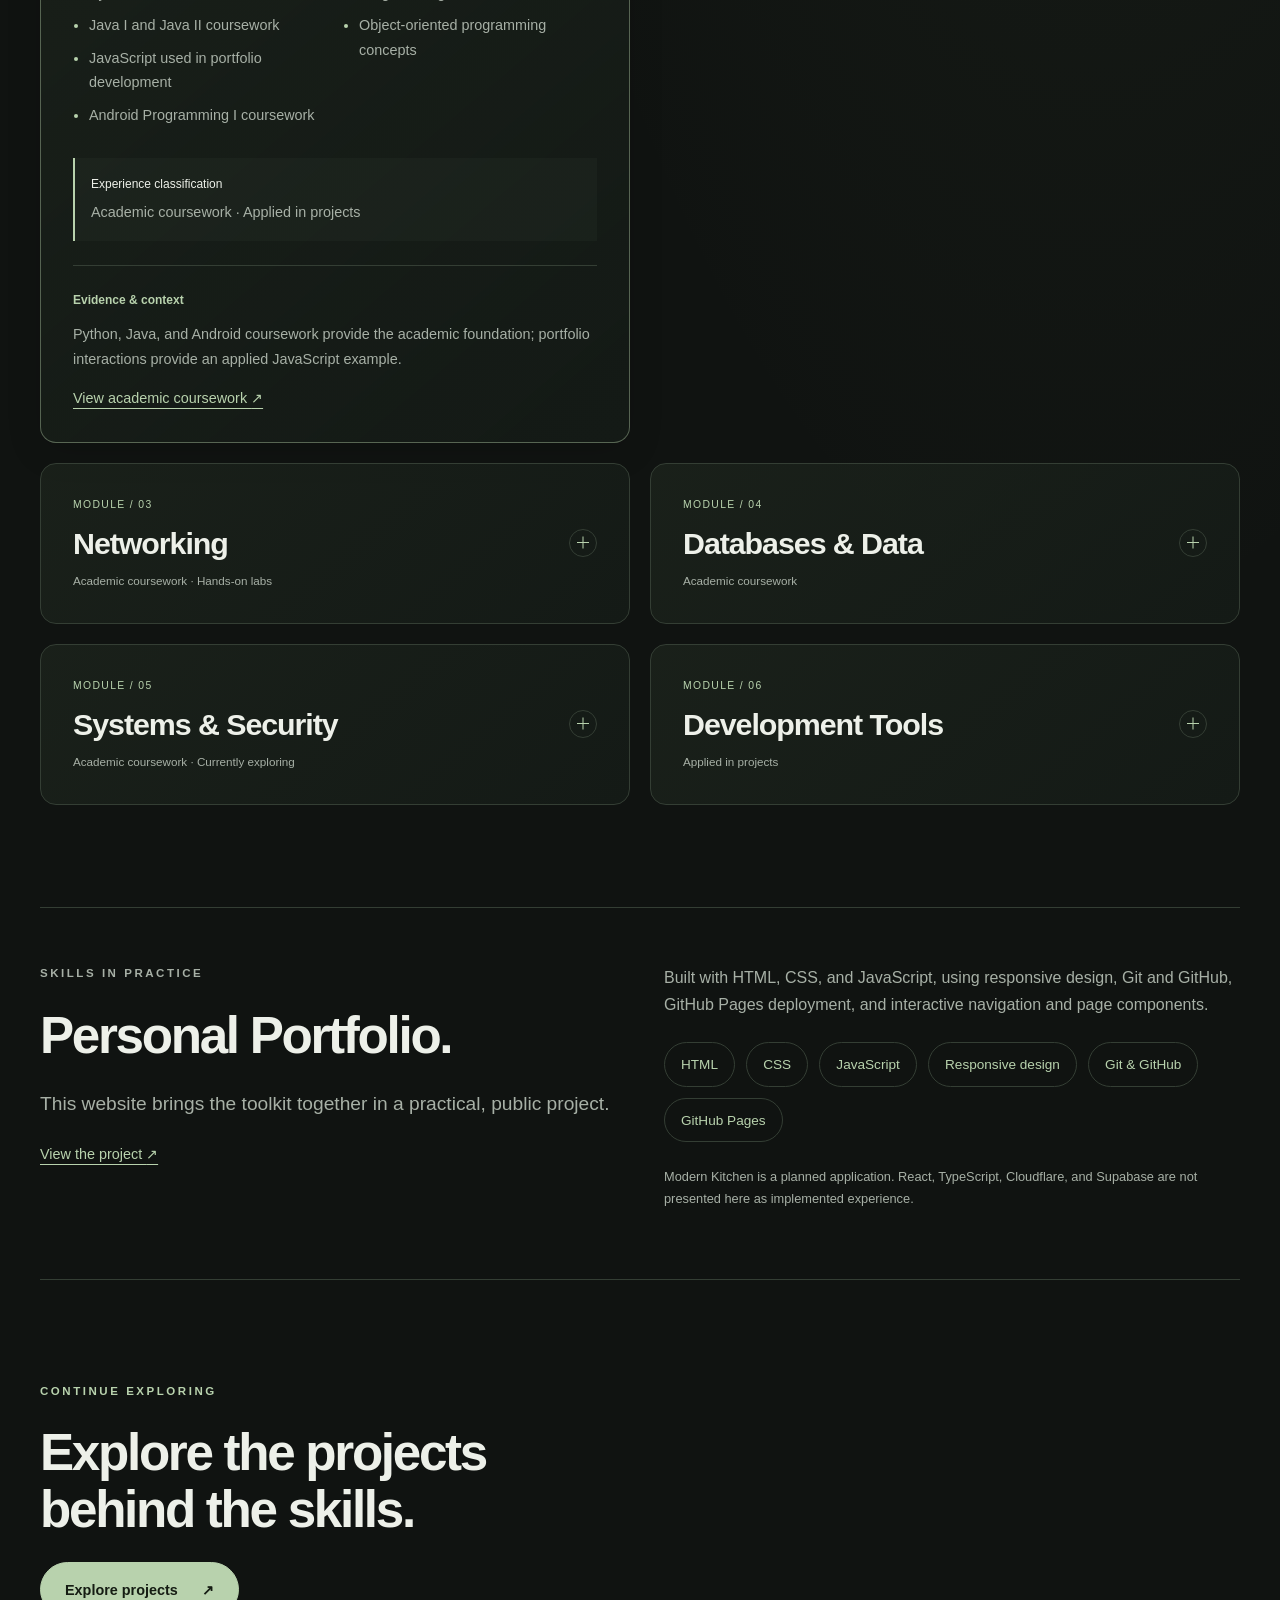
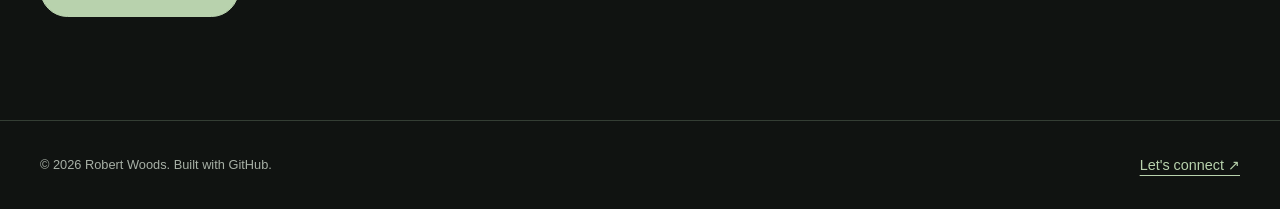
<file: skills.html>
<!DOCTYPE html>
<html lang="en">
<head>
  <meta charset="UTF-8">
  <meta name="viewport" content="width=device-width, initial-scale=1.0">
  <meta name="description" content="Explore Robert Woods and his technical foundation in programming, web development, networking, data, systems, and tools, with coursework and project evidence.">
  <meta name="theme-color" content="#101311">
  <title>Technical Skills Dashboard | Robert Woods</title>
  <link rel="stylesheet" href="style.css">
  <script src="script.js" defer></script>
</head>
<body>
  <a class="skip-link" href="#main-content">Skip to content</a>
  <header class="site-header">
    <nav class="nav container" aria-label="Main navigation">
      <a class="logo" href="index.html" aria-label="Robert Woods home">RW<span>.</span></a>
      <button class="menu-toggle" type="button" aria-expanded="false" aria-controls="nav-links" hidden>Menu</button>
      <div class="nav-links" id="nav-links">
        <a href="index.html">Home</a>
        <a href="about.html">About</a>
        <a href="education.html">Education</a>
        <a href="skills.html" aria-current="page">Skills</a>
        <a href="projects.html">Projects</a>
        <a href="interests.html">Interests</a>
        <a href="contacts.html">Contact</a>
      </div>
    </nav>
  </header>
  <main id="main-content" tabindex="-1" class="container skills-page">
    <section class="skills-intro" aria-labelledby="skills-title">
      <p class="eyebrow">03 / Technical workspace</p>
      <h1 id="skills-title">Learning the systems.<br><span>Building the solutions.</span></h1>
      <p class="lead">A growing technical foundation across programming, networking, databases, security, and software development, strengthened through coursework, hands-on labs, and personal projects.</p>
      <div class="skills-overview" aria-label="Six technical skill categories"><span><span class="module-code" aria-hidden="true">01</span>Programming</span><span><span class="module-code" aria-hidden="true">02</span>Web Development</span><span><span class="module-code" aria-hidden="true">03</span>Networking</span><span><span class="module-code" aria-hidden="true">04</span>Databases &amp; Data</span><span><span class="module-code" aria-hidden="true">05</span>Systems &amp; Security</span><span><span class="module-code" aria-hidden="true">06</span>Development Tools</span></div>
    </section>

    <section class="skills-classification" aria-labelledby="classification-title">
      <div><p class="eyebrow">Context matters</p><h2 id="classification-title">Experience, clearly defined.</h2><p>These labels describe how I have encountered a skill, rather than a proficiency score.</p></div>
      <dl class="classification-grid">
        <div><dt>Applied in projects</dt><dd>Used in building and maintaining my portfolio.</dd></div>
        <div><dt>Hands-on labs</dt><dd>Practiced through structured technical exercises.</dd></div>
        <div><dt>Academic coursework</dt><dd>Studied in courses; not a claim of advanced professional proficiency.</dd></div>
        <div><dt>Currently exploring</dt><dd>Introductory learning and experimentation.</dd></div>
      </dl>
    </section>

    <section class="skills-modules" aria-labelledby="modules-title">
      <div class="section-heading"><div><p class="eyebrow">Explore the toolkit</p><h2 id="modules-title">Technical modules.</h2></div><p class="module-hint">Select a module to expand its details. Multiple modules can stay open.</p></div>
      <div class="modules-grid">
        <details class="skill-module" id="skill-programming" open>
          <summary><span class="module-heading"><span class="module-code">MODULE / 01</span><span class="module-title">Programming</span><span class="module-summary">Academic coursework · Applied in projects</span></span><span class="module-toggle" aria-hidden="true"></span></summary>
          <div class="module-detail">
            <h3>Programming / Detail</h3><p>A foundation in programming through coursework, with JavaScript applied while building this portfolio.</p>
            <div class="module-facts"><div><h4>Technologies &amp; study</h4><ul><li>Python I coursework</li><li>Java I and Java II coursework</li><li>JavaScript used in portfolio development</li><li>Android Programming I coursework</li></ul></div><div><h4>Concepts practiced</h4><ul><li>Programming fundamentals</li><li>Object-oriented programming concepts</li></ul></div></div>
            <dl class="module-class"><dt>Experience classification</dt><dd>Academic coursework · Applied in projects</dd></dl>
            <div class="module-evidence"><h4>Evidence &amp; context</h4><p>Python, Java, and Android coursework provide the academic foundation; portfolio interactions provide an applied JavaScript example.</p><a class="text-link" href="education.html">View academic coursework <span aria-hidden="true">↗</span></a></div>
          </div>
        </details>
        <details class="skill-module" id="skill-web">
          <summary><span class="module-heading"><span class="module-code">MODULE / 02</span><span class="module-title">Web Development</span><span class="module-summary">Applied in projects · Academic coursework</span></span><span class="module-toggle" aria-hidden="true"></span></summary>
          <div class="module-detail">
            <h3>Web Development / Detail</h3><p>Building a responsive, multi-page portfolio with semantic HTML, shared styling, and lightweight frontend behavior.</p>
            <div class="module-facts"><div><h4>Technologies &amp; study</h4><ul><li>HTML5</li><li>CSS3</li><li>JavaScript</li><li>GitHub Pages deployment</li></ul></div><div><h4>Concepts practiced</h4><ul><li>Responsive website layouts</li><li>Multi-page navigation</li><li>Frontend interactions</li><li>Web Page Development coursework</li><li>Data Driven Web Pages coursework</li></ul></div></div>
            <dl class="module-class"><dt>Experience classification</dt><dd>Applied in projects · Academic coursework</dd></dl>
            <div class="module-evidence"><h4>Evidence &amp; context</h4><p>My personal portfolio website applies HTML, CSS, and JavaScript to responsive layouts, navigation, and interactive page components.</p><a class="text-link" href="projects.html">Explore portfolio project <span aria-hidden="true">↗</span></a></div>
          </div>
        </details>
        <details class="skill-module" id="skill-networking">
          <summary><span class="module-heading"><span class="module-code">MODULE / 03</span><span class="module-title">Networking</span><span class="module-summary">Academic coursework · Hands-on labs</span></span><span class="module-toggle" aria-hidden="true"></span></summary>
          <div class="module-detail">
            <h3>Networking / Detail</h3><p>Coursework and lab experience exploring how networks communicate, how services are configured, and how connectivity is investigated.</p>
            <div class="module-facts"><div><h4>Technologies &amp; study</h4><ul><li>TCP/IP</li><li>IPv4 addressing</li><li>DNS</li><li>DHCP</li></ul></div><div><h4>Concepts practiced</h4><ul><li>Networking fundamentals</li><li>Subnetting concepts</li><li>Network services and protocols</li><li>Network configuration and troubleshooting labs</li><li>Telecommunications coursework</li></ul></div></div>
            <dl class="module-class"><dt>Experience classification</dt><dd>Academic coursework · Hands-on labs</dd></dl>
            <div class="module-evidence"><h4>Evidence &amp; context</h4><p>Networking and telecommunications coursework, supported by network configuration and troubleshooting labs.</p><a class="text-link" href="education.html">View academic foundation <span aria-hidden="true">↗</span></a></div>
          </div>
        </details>
        <details class="skill-module" id="skill-data">
          <summary><span class="module-heading"><span class="module-code">MODULE / 04</span><span class="module-title">Databases &amp; Data</span><span class="module-summary">Academic coursework</span></span><span class="module-toggle" aria-hidden="true"></span></summary>
          <div class="module-detail">
            <h3>Databases &amp; Data / Detail</h3><p>Studying structured data, relational design, and introductory analytical methods through academic exercises.</p>
            <div class="module-facts"><div><h4>Technologies &amp; study</h4><ul><li>SQL I and SQL II</li><li>Database design fundamentals</li></ul></div><div><h4>Concepts practiced</h4><ul><li>Relational database concepts</li><li>Data analysis coursework</li><li>Introductory machine learning and clustering concepts from Big Data coursework</li></ul></div></div>
            <dl class="module-class"><dt>Experience classification</dt><dd>Academic coursework</dd></dl>
            <div class="module-evidence"><h4>Evidence &amp; context</h4><p>SQL and database coursework at ECTC, alongside data analysis and Big Data studies. These represent academic knowledge rather than professional database administration or machine learning engineering experience.</p><a class="text-link" href="education.html">Explore related studies <span aria-hidden="true">↗</span></a></div>
          </div>
        </details>
        <details class="skill-module" id="skill-systems">
          <summary><span class="module-heading"><span class="module-code">MODULE / 05</span><span class="module-title">Systems &amp; Security</span><span class="module-summary">Academic coursework · Currently exploring</span></span><span class="module-toggle" aria-hidden="true"></span></summary>
          <div class="module-detail">
            <h3>Systems &amp; Security / Detail</h3><p>Academic security foundations, Windows desktop experience, and introductory exploration of Linux.</p>
            <div class="module-facts"><div><h4>Technologies &amp; study</h4><ul><li>Computer hardware and software</li><li>Windows desktop experience</li><li>Basic Linux exploration</li></ul></div><div><h4>Concepts practiced</h4><ul><li>Security Fundamentals coursework</li><li>Perimeter Defense coursework</li><li>Attacks and Exploits coursework</li><li>Computer Forensics coursework</li></ul></div></div>
            <dl class="module-class"><dt>Experience classification</dt><dd>Academic coursework · Currently exploring</dd></dl>
            <div class="module-evidence"><h4>Evidence &amp; context</h4><p>Completed ECTC hardware and security coursework provides academic grounding. Linux is an area of ongoing exploration; these studies do not imply professional penetration-testing experience or cybersecurity certifications.</p><a class="text-link" href="education.html">Review coursework evidence <span aria-hidden="true">↗</span></a></div>
          </div>
        </details>
        <details class="skill-module" id="skill-tools">
          <summary><span class="module-heading"><span class="module-code">MODULE / 06</span><span class="module-title">Development Tools</span><span class="module-summary">Applied in projects</span></span><span class="module-toggle" aria-hidden="true"></span></summary>
          <div class="module-detail">
            <h3>Development Tools / Detail</h3><p>Tools used during development of this portfolio, from editing and local checks to version control and static deployment.</p>
            <div class="module-facts"><div><h4>Technologies &amp; study</h4><ul><li>Visual Studio Code</li><li>Git</li><li>GitHub</li><li>GitHub Desktop</li><li>Codex</li></ul></div><div><h4>Concepts practiced</h4><ul><li>Local browser testing</li><li>GitHub Pages deployment</li><li>Version control and commit workflows</li></ul></div></div>
            <dl class="module-class"><dt>Experience classification</dt><dd>Applied in projects</dd></dl>
            <div class="module-evidence"><h4>Evidence &amp; context</h4><p>These tools support the development workflow for this personal portfolio.</p><a class="text-link" href="projects.html">See skills in practice <span aria-hidden="true">↗</span></a></div>
          </div>
        </details>
      </div>
    </section>

    <section class="skills-practice" aria-labelledby="practice-title">
      <div><p class="eyebrow">Skills in practice</p><h2 id="practice-title">Personal Portfolio.</h2><p class="lead">This website brings the toolkit together in a practical, public project.</p><a class="text-link" href="projects.html">View the project <span aria-hidden="true">↗</span></a></div>
      <div><p>Built with HTML, CSS, and JavaScript, using responsive design, Git and GitHub, GitHub Pages deployment, and interactive navigation and page components.</p><ul class="skill-list"><li>HTML</li><li>CSS</li><li>JavaScript</li><li>Responsive design</li><li>Git &amp; GitHub</li><li>GitHub Pages</li></ul><p class="practice-note">Modern Kitchen is a planned application. React, TypeScript, Cloudflare, and Supabase are not presented here as implemented experience.</p></div>
    </section>
    <section class="skills-closing" aria-labelledby="skills-next-title"><p class="eyebrow">Continue exploring</p><h2 id="skills-next-title">Explore the projects<br>behind the skills.</h2><a class="btn primary" href="projects.html">Explore projects <span aria-hidden="true">↗</span></a></section>
  </main>
  <footer class="site-footer">
    <div class="footer-inner container"><p>© <span id="year">2026</span> Robert Woods. Built with GitHub.</p><a class="text-link" href="contacts.html">Let's connect ↗</a></div>
  </footer>
</body>
</html>
</file>
<file: style.css>
/* Shared design tokens; the homepage photograph is configured in .forest-hero. */
:root{color-scheme:dark;--bg:#101311;--surface:#191e1a;--text:#edf0e9;--muted:#a7b0a6;--accent:#b8d2ad;--border:#343e34;--hero-image:none;--radius:1.25rem;--space:clamp(4rem,8vw,8rem)}
*{box-sizing:border-box}
html{scroll-behavior:smooth;scroll-padding-top:7rem}
body{margin:0;background:radial-gradient(ellipse at 85% 0,#789d611c,transparent 45rem),var(--bg);color:var(--text);font-family:"Segoe UI",Arial,sans-serif;line-height:1.7}
a{color:inherit;text-decoration:none}button{font:inherit}
:focus-visible{outline:2px solid var(--accent);outline-offset:6px}
::selection{background:var(--accent);color:var(--bg)}
.container{width:min(1200px,calc(100% - 3rem));margin-inline:auto}
.skip-link{position:absolute;top:-6rem;left:1rem;z-index:100;padding:.8rem 1.2rem;background:var(--accent);color:var(--bg)}
.skip-link:focus{top:1rem}
.site-header{position:sticky;top:0;z-index:20;background:#101311;border-bottom:1px solid #343e3470}
.nav{min-height:90px;display:flex;justify-content:space-between;align-items:center;gap:2rem}
.logo{font-size:1.8rem;font-weight:800;letter-spacing:-.1em}.logo span{color:var(--accent)}
.nav-links{display:flex;align-items:center;gap:clamp(1rem,2.3vw,2rem)}
.nav-links a{color:var(--muted);font-size:.85rem;padding-block:.5rem;transition:color .2s}
.nav-links a:hover,.nav-links a[aria-current="page"]{color:var(--accent)}
.nav-links a[aria-current="page"]{box-shadow:0 1px var(--accent)}
.menu-toggle{display:none;border:1px solid var(--border);background:var(--surface);color:var(--text);padding:.5rem 1rem;border-radius:.5rem;cursor:pointer}
.eyebrow{color:var(--accent);font-size:.72rem;font-weight:600;letter-spacing:.22em;text-transform:uppercase;margin:0 0 1.5rem}
h1,h2,h3,p{margin-top:0}h1,h2,h3{line-height:1.1;font-weight:600}
h1{font-size:clamp(3.2rem,6.5vw,6rem);letter-spacing:-.065em;margin-bottom:1.8rem}h1 span{color:var(--accent)}
h2{font-size:clamp(2rem,4vw,3.5rem);letter-spacing:-.045em;margin-bottom:1.5rem}
h3{font-size:1.35rem;letter-spacing:-.025em}
.lead{color:var(--muted);font-size:clamp(1.05rem,1.5vw,1.2rem);max-width:38rem}
.hero-actions{display:flex;flex-wrap:wrap;gap:1rem;margin-top:2.2rem}
.btn{display:inline-flex;align-items:center;justify-content:center;gap:1.5rem;padding:.9rem 1.5rem;border:1px solid var(--border);border-radius:99px;font-size:.9rem;font-weight:600;transition:transform .2s,background .2s,border-color .2s}
.btn:hover{transform:translateY(-3px);border-color:var(--accent);background:#b8d2ad12}
.btn.primary{background:var(--accent);color:#151c13;border-color:var(--accent)}.btn.primary:hover{background:#cee1c6}
.hero-note{color:var(--muted);font-size:.75rem;margin-top:2.5rem;display:flex;align-items:center;gap:.7rem}
.hero-note::before{content:"";width:6px;height:6px;background:var(--accent);border-radius:50%}
.section{padding-block:var(--space);border-top:1px solid var(--border)}
.section-heading{display:flex;justify-content:space-between;gap:2rem;align-items:end;margin-bottom:2.5rem}.section-heading h2{margin-bottom:0}
.text-link{color:var(--accent);font-size:.9rem;text-decoration:underline;text-underline-offset:.35em}
.card-grid{display:grid;grid-template-columns:repeat(3,minmax(0,1fr));gap:1.25rem}
.card{position:relative;padding:clamp(1.5rem,3vw,2.25rem);border:1px solid var(--border);border-radius:var(--radius);background:linear-gradient(145deg,#232c2280,#151a1570);transition:transform .25s,border-color .25s}
.card:hover{transform:translateY(-4px);border-color:#b8d2ad80}
.card p,.prose p{color:var(--muted)}.card p:last-child{margin-bottom:0}
.card-number{display:block;font-size:.75rem;color:var(--accent);letter-spacing:.1em;margin-bottom:3rem}
.tag{display:inline-block;font-size:.72rem;color:var(--accent);border-top:1px solid var(--border);padding-top:1rem;margin-top:1rem}
.page-intro{padding-block:var(--space) 3rem;max-width:56rem}.page-intro h1{font-size:clamp(3rem,6vw,5.5rem)}
.page-content{padding-bottom:var(--space)}
.split{display:grid;grid-template-columns:1fr 1fr;gap:clamp(2rem,6vw,6rem)}
.prose{max-width:46rem;font-size:1.1rem}
.statement{font-size:clamp(1.8rem,3.5vw,3rem);line-height:1.3;letter-spacing:-.035em;color:var(--accent)}
.education-entry{display:grid;grid-template-columns:.4fr 1fr;gap:2rem;padding-block:2rem;border-top:1px solid var(--border)}.education-entry p{color:var(--muted)}
.skill-list{display:flex;flex-wrap:wrap;gap:.7rem;list-style:none;padding:0;margin:1.5rem 0 0}
.skill-list li{padding:.6rem 1rem;border:1px solid var(--border);border-radius:99px;color:var(--accent);font-size:.85rem}
.contact-panel{padding:clamp(2rem,6vw,5rem);background:radial-gradient(ellipse at top right,#789d6125,transparent 70%),var(--surface);border:1px solid var(--border);border-radius:var(--radius)}
.site-footer{padding-block:2rem;border-top:1px solid var(--border);color:var(--muted);font-size:.8rem}
.footer-inner{display:flex;justify-content:space-between;flex-wrap:wrap;gap:1rem;align-items:center}.footer-inner p{margin:0}
/* Default content is visible even without JavaScript. */
.reveal-in{animation:arrive .65s ease-out both}
@keyframes arrive{from{opacity:.3;transform:translateY(18px)}to{opacity:1;transform:translateY(0)}}
@media(max-width:900px){
.nav{flex-wrap:wrap;gap:0;padding-block:1rem;min-height:80px}
.nav-links{flex-basis:100%;flex-wrap:wrap;gap:.5rem 1.5rem;padding-block:1rem}
.menu-toggle:not([hidden]){display:inline-flex}.nav-links[hidden]{display:none}
.card-grid{grid-template-columns:1fr}.card-number{margin-bottom:1.5rem}
}
@media(max-width:600px){
.container{width:calc(100% - 2.5rem)}
.section-heading,.split{display:grid;grid-template-columns:1fr}
.education-entry{grid-template-columns:1fr;gap:.5rem}.page-intro{padding-top:4rem}
}
@media(prefers-reduced-motion:reduce){
html{scroll-behavior:auto}*,*::before,*::after{animation:none!important;transition:none!important}
.btn:hover,.card:hover{transform:none}
}
.sr-only{position:absolute;width:1px;height:1px;padding:0;margin:-1px;overflow:hidden;clip-path:inset(50%);white-space:nowrap;border:0}

/* HOME / Forest photograph
   Image paths are relative to this stylesheet. Change --hero-image to swap photos.
   Keep the gradient fallback and readability overlays when replacing the image. */
.forest-hero {
  --hero-image: url("assets/images/cabin-in-the-forest.jpg");
  --hero-image-position: 50% 62%;
  position: relative;
  isolation: isolate;
  overflow: hidden;
  background: #0a100e;
  border-bottom: 1px solid #b8d2ad18;
}
.forest-scene, .forest-hero::after {
  position: absolute;
  inset: 0;
  pointer-events: none;
}
.forest-scene {
  z-index: -2;
  background:
    radial-gradient(ellipse at 76% 24%, #9aafa145, transparent 34%),
    radial-gradient(ellipse at 63% 65%, #536b5140, transparent 45%),
    linear-gradient(175deg, #182521, #0b1511 65%, #080d0b);
}
.forest-image {
  position: absolute;
  inset: 0;
  background-image: var(--hero-image);
  background-size: cover;
  background-repeat: no-repeat;
  background-position: var(--hero-image-position);
}
.forest-hero::after {
  content: "";
  z-index: -1;
  background:
    linear-gradient(90deg, #090e0ce8 0%, #090e0cc4 28%, #090e0c65 48%, #090e0c14 72%),
    linear-gradient(0deg, var(--bg), transparent 24%, transparent 80%, #080d0b65);
}
.hero-inner {
  position: relative;
  min-height: 760px;
  min-height: max(720px, calc(100svh - 90px));
  display: flex;
  align-items: center;
  padding-block: clamp(5rem, 9vw, 9rem);
}
.hero-copy { max-width: 650px; }
.forest-hero h1 { font-size: clamp(3.5rem, 6.8vw, 6.3rem); }
.forest-hero .lead { max-width: 32rem; color: #c3cbc2; }
.hero-description { color: var(--muted); max-width: 30rem; font-size: .98rem; }
.forest-hero .btn:not(.primary) { background: #121c15cc; border-color: #a8c39b55; }
.forest-hero .btn:not(.primary):hover { background: #253326; border-color: var(--accent); }
.forest-hero .btn.primary { box-shadow: 0 5px 30px #b8d2ad14; }
.hero-caption {
  position: absolute;
  right: 0;
  bottom: 3rem;
  display: flex;
  align-items: center;
  gap: 1rem;
  color: #b8c5b5;
  font-size: .65rem;
  letter-spacing: .16em;
  text-transform: uppercase;
}
.caption-line { width: 3rem; height: 1px; background: #b8d2ad65; }
@media (max-width: 900px) {
  .hero-inner { min-height: 780px; }
  .hero-copy { max-width: 580px; }
  .forest-hero::after {
    background: linear-gradient(90deg, #090e0ce8, #090e0ca6 48%, #090e0c26),
      linear-gradient(0deg, var(--bg), transparent 30%);
  }
  .forest-hero { --hero-image-position: 48% 60%; }
  .hero-caption { bottom: 2rem; }
}
@media (max-width: 600px) {
  .hero-inner { min-height: 860px; align-items: flex-start; padding-block: 4rem 15rem; }
  .forest-hero h1 { font-size: clamp(3rem, 12vw, 4.5rem); }
  .forest-hero::after {
    background: linear-gradient(180deg, #090e0cf2 0%, #090e0ce6 46%, #090e0c65 76%, var(--bg)),
      linear-gradient(90deg, #090e0c80, transparent);
  }
  .forest-hero { --hero-image-position: 51% center; }
  .hero-caption { bottom: 1.6rem; left: 0; right: auto; font-size: .58rem; letter-spacing: .1em; }
}

/* EDUCATION / All rules are scoped to protect the approved homepage. */
.education-page .education-hero {
  position: relative;
  padding-block: var(--space) 4rem;
  background: radial-gradient(ellipse at 85% 20%, #b8d2ad12, transparent 60%);
}
.education-page .education-hero h1 { font-size: clamp(2.8rem, 6vw, 5.5rem); max-width: 1000px; }
.education-page .education-hero .lead { max-width: 43rem; }
.education-page .education-section { padding-block: 3.5rem; border-top: 1px solid var(--border); }
.education-page .education-hint,
.education-page .education-intro { color: var(--muted); max-width: 44rem; }
.education-page .education-hint { font-size: .8rem; max-width: 15rem; margin-bottom: 0; }
.education-page .academic-timeline { list-style: none; padding: 0; margin: 3rem 0 0; }
.education-page .timeline-milestone {
  position: relative;
  display: grid;
  grid-template-columns: 190px minmax(0, 1fr);
  gap: 3.5rem;
  padding-bottom: 2.5rem;
}
.education-page .timeline-milestone::before {
  content: "";
  position: absolute;
  left: 213px;
  top: 1.2rem;
  bottom: -1.2rem;
  width: 1px;
  background: linear-gradient(var(--accent), var(--border));
}
.education-page .timeline-milestone:last-child { padding-bottom: 0; }
.education-page .timeline-milestone:last-child::before { bottom: 0; background: var(--border); }
.education-page .timeline-milestone::after {
  content: "";
  position: absolute;
  left: 208px;
  top: 1rem;
  width: 11px;
  height: 11px;
  border-radius: 50%;
  border: 1px solid var(--accent);
  background: var(--bg);
  box-shadow: 0 0 0 5px #b8d2ad0d;
  transition: background .2s, box-shadow .2s;
}
.education-page .timeline-milestone:first-child::after,
.education-page .timeline-milestone:hover::after,
.education-page .timeline-milestone:focus-within::after {
  background: var(--accent);
  box-shadow: 0 0 0 6px #b8d2ad15, 0 0 24px #b8d2ad25;
}
.education-page .timeline-date { padding-top: .6rem; font-size: .85rem; color: var(--muted); }
.education-page .timeline-date p { margin-top: 1rem; }
.education-page .academic-status,
.education-page .honors-label {
  display: inline-block;
  border: 1px solid #b8d2ad45;
  padding: .3rem .8rem;
  border-radius: 99px;
  color: var(--accent);
  font-size: .75rem;
}
.education-page .timeline-panel {
  padding: clamp(1.4rem, 3vw, 2.5rem);
  background: radial-gradient(ellipse at top right, #b8d2ad0d, transparent 65%), var(--surface);
  border: 1px solid var(--border);
  border-radius: var(--radius);
  transition: border-color .2s;
}
.education-page .timeline-panel:hover,
.education-page .timeline-panel:focus-within { border-color: #b8d2ad70; }
.education-page .timeline-panel h3 { font-size: clamp(1.5rem, 2.6vw, 2.2rem); max-width: 36rem; }
.education-page .timeline-panel .eyebrow { margin-bottom: 1rem; }
.education-page .degree-name { color: var(--text); font-size: 1.1rem; margin-bottom: .7rem; }
.education-page .degree-program { color: var(--muted); }
.education-page .academic-details { border-top: 1px solid var(--border); margin-top: 1.8rem; }
.education-page summary {
  display: flex;
  align-items: center;
  justify-content: space-between;
  gap: 1rem;
  list-style: none;
  padding: 1.2rem .2rem;
  cursor: pointer;
  color: var(--text);
  font-weight: 600;
  transition: color .2s;
}
.education-page summary::-webkit-details-marker { display: none; }
.education-page summary:hover,
.education-page details[open] > summary { color: var(--accent); }
.education-page summary:focus-visible { outline-offset: 3px; border-radius: .25rem; }
.education-page .expand-icon {
  flex: 0 0 18px;
  width: 18px;
  height: 18px;
  position: relative;
}
.education-page .expand-icon::before,
.education-page .expand-icon::after {
  content: "";
  position: absolute;
  background: currentColor;
  left: 2px;
  right: 2px;
  top: 8px;
  height: 1px;
}
.education-page .expand-icon::after { transform: rotate(90deg); transition: transform .2s; }
.education-page details[open] > summary .expand-icon::after { transform: rotate(0); }
.education-page .details-content { color: var(--muted); padding-bottom: .5rem; }
.education-page details[open] > .details-content { animation: academic-open .25s ease-out; }
@keyframes academic-open { from { opacity: .5; } to { opacity: 1; } }
.education-page .academic-topics,
.education-page .course-list { padding-left: 1.25rem; margin: 0 0 1rem; }
.education-page li::marker { color: var(--accent); }
.education-page .academic-topics li,
.education-page .course-list li { padding: .25rem 0; }
.education-page .degree-facts { margin: 0; }
.education-page .degree-facts > div { display: grid; grid-template-columns: 130px 1fr; gap: 1rem; margin-bottom: .8rem; }
.education-page dt { color: var(--accent); font-size: .85rem; }
.education-page dd { margin: 0; }
.education-page .coursework-grid,
.education-page .academic-credentials { display: grid; grid-template-columns: repeat(2, minmax(0, 1fr)); gap: 1rem; margin-top: 2rem; align-items: start; }
.education-page .coursework-panel,
.education-page .credential-panel { border: 1px solid var(--border); border-radius: 1rem; background: linear-gradient(135deg, #20291f80, #151a1580); }
.education-page .coursework-panel { padding-inline: 1.25rem; }
.education-page .coursework-panel[open] { border-color: #b8d2ad65; }
.education-page .course-number { display: inline-block; width: 2rem; color: var(--accent); font-size: .7rem; font-weight: 400; }
.education-page .credential-panel { padding: 2rem; }
.education-page .credential-panel p:last-child { color: var(--muted); margin-bottom: 0; font-size: .9rem; }
.education-page .education-closing { display: flex; justify-content: space-between; align-items: center; gap: 3rem; padding-block: var(--space); border-top: 1px solid var(--border); }
.education-page .education-closing .btn { flex-shrink: 0; }
@media (max-width: 900px) {
  .education-page .timeline-milestone { grid-template-columns: 145px minmax(0, 1fr); gap: 2.5rem; }
  .education-page .timeline-milestone::before { left: 164px; }
  .education-page .timeline-milestone::after { left: 159px; }
  .education-page .education-closing { align-items: flex-start; flex-direction: column; gap: 1rem; }
}
@media (max-width: 600px) {
  .education-page .timeline-milestone { grid-template-columns: minmax(0, 1fr); gap: .5rem; padding-left: 1.5rem; }
  .education-page .timeline-milestone::before { left: 4px; }
  .education-page .timeline-milestone::after { left: -1px; }
  .education-page .timeline-date p { margin-block: .5rem; }
  .education-page .coursework-grid,
  .education-page .academic-credentials { grid-template-columns: minmax(0, 1fr); }
  .education-page .degree-facts > div { grid-template-columns: 1fr; gap: .15rem; }
  .education-page .education-hero { padding-top: 4rem; }
  .education-page .education-hint { max-width: none; }
}

/* ABOUT / Editorial portrait and story; scoped independently of other pages. */
.about-page .about-hero {
  display: grid;
  grid-template-columns: minmax(0, .85fr) minmax(0, 1.15fr);
  align-items: center;
  gap: clamp(2rem, 6vw, 6rem);
  padding-block: var(--space);
}
.about-page .about-portrait {
  position: relative;
  margin: 0;
  padding: .8rem;
  border: 1px solid #b8d2ad30;
  border-radius: 1rem;
  background: linear-gradient(145deg, #b8d2ad0d, #101311);
}
.about-page .portrait-placeholder,
.about-page .portrait-photo {
  display: block;
  width: 100%;
  aspect-ratio: 4 / 5;
  border-radius: .5rem;
}
.about-page .portrait-placeholder {
  position: relative;
  display: grid;
  place-items: center;
  overflow: hidden;
  background:
    radial-gradient(ellipse at 30% 10%, #a9c39b24, transparent 65%),
    linear-gradient(150deg, #28352a, #161d18 55%, #0c100e);
}
.about-page .portrait-placeholder::before {
  content: "";
  position: absolute;
  inset: 9%;
  border: 1px solid #b8d2ad18;
  border-radius: 45% 45% .3rem .3rem;
}
.about-page .portrait-initials {
  font-size: clamp(5rem, 11vw, 9rem);
  font-weight: 600;
  letter-spacing: -.1em;
  color: #b8d2ad80;
  padding-right: .1em;
}
.about-page .portrait-initials > span { color: var(--accent); }
.about-page .portrait-rule { position: absolute; bottom: 14%; width: 2rem; height: 1px; background: var(--accent); }
.about-page .portrait-photo { object-fit: cover; object-position: center 35%; }
.about-page .about-portrait figcaption { display: flex; flex-wrap: wrap; justify-content: space-between; gap: .5rem; padding: 1rem .3rem .2rem; font-size: .75rem; color: var(--accent); }
.about-page .portrait-caption { color: var(--muted); }
.about-page .about-introduction h1 { font-size: clamp(3.2rem, 5.8vw, 5.5rem); }
.about-page .about-copy { color: var(--muted); max-width: 42rem; }
.about-page .about-introduction .text-link { display: inline-block; margin-top: 1rem; }
.about-page .about-section { padding-block: var(--space); border-top: 1px solid var(--border); }
.about-page .about-section-heading { max-width: 45rem; }
.about-page .curiosity-grid { display: grid; grid-template-columns: repeat(3, minmax(0, 1fr)); gap: 2rem; margin-top: 3rem; }
.about-page .curiosity-note { padding: 1.5rem 0 0; border-top: 1px solid #b8d2ad50; }
.about-page .curiosity-number { display: block; margin-bottom: 2rem; font-size: .65rem; color: var(--accent); letter-spacing: .15em; }
.about-page .curiosity-note p { color: var(--muted); }
.about-page .about-purpose { display: grid; grid-template-columns: .6fr 1.4fr; gap: 2rem; padding: clamp(1.5rem, 4vw, 3rem); margin-top: 3rem; border: 1px solid var(--border); border-radius: var(--radius); background: radial-gradient(ellipse at top left, #b8d2ad12, transparent 70%), var(--surface); }
.about-page .about-purpose p { margin-bottom: 0; }
.about-page .about-purpose > p:last-child { color: var(--muted); font-size: 1.05rem; }
.about-page .about-purpose strong { color: var(--text); font-weight: 600; }
.about-page .about-purpose .eyebrow { padding-top: .4rem; }
.about-page .about-direction { display: grid; grid-template-columns: 1fr 1fr; gap: clamp(2rem, 6vw, 6rem); }
.about-page .about-direction h2 span { color: var(--accent); }
.about-page .direction-lead { color: var(--text); font-size: 1.25rem; }
.about-page .about-explore-grid { display: grid; grid-template-columns: repeat(3, minmax(0, 1fr)); gap: 1rem; }
.about-page .explore-link { display: flex; flex-direction: column; padding: 2rem; border: 1px solid var(--border); border-radius: 1rem; background: linear-gradient(145deg, #b8d2ad08, transparent); transition: border-color .2s, background .2s, transform .2s; }
.about-page .explore-link:hover { transform: translateY(-3px); border-color: var(--accent); background: #b8d2ad0c; }
.about-page .explore-label { display: flex; justify-content: space-between; gap: 1rem; color: var(--accent); font-size: .7rem; margin-bottom: 2rem; }
.about-page .explore-title { display: block; font-size: 1.6rem; font-weight: 600; letter-spacing: -.03em; margin-bottom: .5rem; }
.about-page .explore-description { color: var(--muted); font-size: .85rem; }
@media (max-width: 900px) {
  .about-page .about-hero { gap: 2rem; grid-template-columns: minmax(0, .8fr) minmax(0, 1.2fr); align-items: start; }
  .about-page .about-introduction h1 { font-size: clamp(3rem, 6vw, 4.5rem); }
  .about-page .about-purpose { grid-template-columns: 1fr; gap: 1rem; }
  .about-page .explore-link { padding: 1.5rem; }
}
@media (max-width: 650px) {
  .about-page .about-hero { grid-template-columns: minmax(0, 1fr); padding-top: 3rem; gap: 2.5rem; }
  .about-page .about-portrait { width: min(100%, 360px); }
  .about-page .portrait-initials { font-size: 7rem; }
  .about-page .curiosity-grid,
  .about-page .about-direction,
  .about-page .about-explore-grid { grid-template-columns: minmax(0, 1fr); }
  .about-page .curiosity-grid { gap: 1rem; }
  .about-page .curiosity-number { margin-bottom: 1rem; }
}
@media (prefers-reduced-motion: reduce) {
  .about-page .explore-link:hover { transform: none; }
}

/* SKILLS / Native disclosure modules keep the dashboard usable without scripts. */
.skills-page .skills-intro {
  padding-block: var(--space) 3rem;
  background: radial-gradient(ellipse at 90% 15%, #b8d2ad10, transparent 60%),
    linear-gradient(#b8d2ad05 1px, transparent 1px),
    linear-gradient(90deg, #b8d2ad05 1px, transparent 1px);
  background-size: auto, 48px 48px, 48px 48px;
}
.skills-page .skills-intro h1 { font-size: clamp(2.6rem, 5.6vw, 5rem); max-width: 1100px; }
.skills-page .skills-intro .lead { max-width: 48rem; }
.skills-page .skills-overview { display: grid; grid-template-columns: repeat(3, minmax(0, 1fr)); margin-top: 3rem; border-top: 1px solid var(--border); border-left: 1px solid var(--border); }
.skills-page .skills-overview > span { display: flex; align-items: center; gap: .8rem; padding: 1rem; border-right: 1px solid var(--border); border-bottom: 1px solid var(--border); font-size: .85rem; background: #10131180; }
.skills-page .module-code { display: block; font-size: .65rem; letter-spacing: .13em; color: var(--accent); font-weight: 400; }
.skills-page .skills-classification { display: grid; grid-template-columns: .8fr 1.2fr; gap: 3rem; padding-block: 3rem; border-block: 1px solid var(--border); }
.skills-page .skills-classification h2 { font-size: clamp(1.6rem, 3vw, 2.4rem); }
.skills-page .skills-classification p,
.skills-page dd { color: var(--muted); font-size: .9rem; }
.skills-page .classification-grid { display: grid; grid-template-columns: repeat(2, minmax(0, 1fr)); gap: 1.5rem; margin: 0; }
.skills-page .classification-grid dt { color: var(--accent); font-size: .85rem; margin-bottom: .4rem; }
.skills-page dd { margin: 0; }
.skills-page .skills-modules { padding-block: var(--space); }
.skills-page .module-hint { color: var(--muted); font-size: .8rem; max-width: 19rem; margin-bottom: 0; }
.skills-page .modules-grid { display: grid; grid-template-columns: repeat(2, minmax(0, 1fr)); gap: 1.25rem; align-items: start; }
.skills-page .skill-module { min-width: 0; border: 1px solid var(--border); border-radius: 1rem; background: linear-gradient(140deg, #26312570, #141a16); transition: border-color .2s, box-shadow .2s; }
.skills-page .skill-module:hover,
.skills-page .skill-module:focus-within { border-color: #b8d2ad85; }
.skills-page .skill-module[open] { border-color: #b8d2ad65; box-shadow: 0 8px 35px #0002; }
.skills-page summary { display: flex; align-items: center; justify-content: space-between; gap: 1.5rem; padding: clamp(1.25rem, 3vw, 2rem); list-style: none; cursor: pointer; border-radius: 1rem; }
.skills-page summary::-webkit-details-marker { display: none; }
.skills-page summary:focus-visible { outline-offset: 4px; }
.skills-page .module-heading { min-width: 0; }
.skills-page .module-title { display: block; font-size: clamp(1.35rem, 2.5vw, 1.9rem); letter-spacing: -.035em; font-weight: 600; margin-block: .7rem .6rem; line-height: 1.2; }
.skills-page .module-summary { display: block; color: var(--muted); font-size: .73rem; }
.skills-page .module-toggle { position: relative; flex: 0 0 28px; width: 28px; height: 28px; border: 1px solid var(--border); border-radius: 50%; color: var(--accent); }
.skills-page .module-toggle::before,
.skills-page .module-toggle::after { content: ""; position: absolute; top: 12px; left: 7px; width: 12px; height: 1px; background: currentColor; }
.skills-page .module-toggle::after { transform: rotate(90deg); transition: transform .2s; }
.skills-page details[open] .module-toggle::after { transform: rotate(0); }
.skills-page .module-detail { padding: 0 clamp(1.25rem, 3vw, 2rem) 2rem; color: var(--muted); font-size: .9rem; overflow-wrap: anywhere; }
.skills-page .module-detail h3 { font-size: 1.05rem; color: var(--text); border-top: 1px solid var(--border); padding-top: 1.5rem; }
.skills-page .module-detail h4 { font-size: .75rem; font-weight: 600; color: var(--accent); margin: 1rem 0 .75rem; }
.skills-page .module-facts { display: grid; grid-template-columns: 1fr 1fr; gap: 1rem; }
.skills-page .module-facts ul { padding-left: 1rem; margin-top: 0; }
.skills-page .module-facts li { margin-bottom: .5rem; }
.skills-page .module-facts li::marker { color: var(--accent); }
.skills-page .module-class { padding: 1rem; border-left: 2px solid var(--accent); background: #b8d2ad08; margin-block: 1rem 1.5rem; }
.skills-page .module-class dt { color: var(--text); font-size: .75rem; margin-bottom: .4rem; }
.skills-page .module-evidence { border-top: 1px solid var(--border); padding-top: .5rem; }
.skills-page .skills-practice { display: grid; grid-template-columns: 1fr 1fr; gap: 3rem; border-block: 1px solid var(--border); padding-block: 3.5rem; }
.skills-page .skills-practice > div > p { color: var(--muted); }
.skills-page .practice-note { font-size: .8rem; margin-top: 1.5rem; }
.skills-page .skills-closing { padding-block: var(--space); }
@media (max-width: 900px) {
  .skills-page .skills-classification { grid-template-columns: 1fr; gap: 1rem; }
  .skills-page .module-facts { grid-template-columns: 1fr; gap: 0; }
  .skills-page .skills-practice { gap: 2rem; }
}
@media (max-width: 600px) {
  .skills-page .skills-intro { padding-top: 4rem; }
  .skills-page .skills-overview { grid-template-columns: repeat(2, minmax(0, 1fr)); }
  .skills-page .skills-overview > span { padding: .8rem; gap: .5rem; font-size: .75rem; }
  .skills-page .modules-grid,
  .skills-page .classification-grid,
  .skills-page .skills-practice { grid-template-columns: minmax(0, 1fr); }
}

/* PROJECTS / Two-panel archive, progressively enhanced from linked articles. */
.archive-page .archive-intro { padding-block: var(--space) 3rem; }
.archive-page .archive-intro h1 { font-size: clamp(3rem, 6vw, 5.5rem); }
.archive-page .archive-intro .lead { max-width: 44rem; }
.archive-page .project-archive { padding-bottom: var(--space); }
.archive-page .archive-filters { display: flex; flex-wrap: wrap; gap: .6rem; padding-block: 1rem; border-block: 1px solid var(--border); }
.archive-page .archive-filters[hidden],
.archive-page [hidden] { display: none; }
.archive-page .archive-filters button { color: var(--muted); background: transparent; border: 1px solid var(--border); border-radius: 99px; padding: .6rem 1rem; cursor: pointer; font-size: .8rem; transition: background .2s, border-color .2s; }
.archive-page .archive-filters button:hover { border-color: var(--accent); }
.archive-page .archive-filters button[aria-pressed="true"] { background: var(--accent); border-color: var(--accent); color: var(--bg); }
.archive-page .archive-feedback { color: var(--muted); font-size: .78rem; margin-block: 1rem 1.5rem; min-height: 1.5em; }
.archive-page .archive-workspace { display: grid; grid-template-columns: minmax(250px, .75fr) minmax(0, 1.65fr); gap: 1.5rem; align-items: start; }
.archive-page .archive-selector { border: 1px solid var(--border); border-radius: 1rem; background: #141a16; overflow: hidden; }
.archive-page .archive-enhanced .archive-selector { max-height: 680px; overflow-y: auto; scrollbar-color: var(--border) var(--bg); }
.archive-page .archive-panel-label { padding: 1.3rem; color: var(--accent); font-size: .65rem; text-transform: uppercase; letter-spacing: .15em; border-bottom: 1px solid var(--border); }
.archive-page .archive-selector ol { list-style: none; padding: .5rem; margin: 0; }
.archive-page .archive-selector a { display: grid; grid-template-columns: 1.5rem minmax(0, 1fr) .8rem; gap: .6rem; padding: 1rem .6rem; border: 1px solid transparent; border-radius: .5rem; transition: background .2s, border-color .2s; }
.archive-page .archive-selector a:hover { background: #b8d2ad09; }
.archive-page .archive-selector a[aria-current="true"] { background: #b8d2ad12; border-color: #b8d2ad55; }
.archive-page .archive-selector a:focus-visible { outline-offset: -2px; }
.archive-page .archive-index,
.archive-page .archive-arrow { font-size: .7rem; color: var(--accent); padding-top: .2rem; }
.archive-page .archive-link-title { display: block; font-size: .87rem; font-weight: 600; }
.archive-page .archive-link-status { display: block; margin-top: .35rem; font-size: .67rem; color: var(--muted); }
.archive-page .project-preview { min-width: 0; padding: clamp(1.4rem, 3vw, 2.5rem); border: 1px solid var(--border); border-radius: 1rem; background: radial-gradient(ellipse at top right, #b8d2ad0d, transparent 65%), var(--surface); margin-bottom: 1.5rem; overflow-wrap: anywhere; }
.archive-page .preview-topline { display: flex; flex-wrap: wrap; justify-content: space-between; align-items: center; gap: .75rem; margin-bottom: 2rem; }
.archive-page .preview-topline .eyebrow { margin: 0; font-size: .65rem; }
.archive-page .project-status { color: var(--accent); border: 1px solid #b8d2ad50; border-radius: 99px; padding: .3rem .7rem; font-size: .7rem; }
.archive-page .project-category { color: var(--muted); font-size: .8rem; margin-bottom: .6rem; }
.archive-page .project-preview h2 { font-size: clamp(1.9rem, 3.5vw, 3rem); }
.archive-page .project-description { color: var(--muted); }
.archive-page .project-visual { position: relative; min-height: 200px; display: flex; flex-direction: column; justify-content: center; align-items: center; padding: 3rem 1rem; margin-block: 2rem; border: 1px dashed #b8d2ad35; border-radius: .5rem; background: radial-gradient(ellipse at center, #b8d2ad0d, transparent 70%); text-align: center; }
.archive-page .project-visual p { color: var(--muted); font-size: .9rem; margin-bottom: .25rem; }
.archive-page .visual-corner { position: absolute; top: 1rem; left: 1rem; font-size: .6rem; letter-spacing: .12em; color: var(--accent); }
.archive-page .visual-note { font-size: .7rem; color: var(--muted); }
.archive-page .project-specs { display: grid; grid-template-columns: 1fr 1fr; gap: 1.5rem; }
.archive-page .project-specs h3 { font-size: .9rem; color: var(--text); }
.archive-page .skill-list { margin-top: 0; gap: .4rem; }
.archive-page .skill-list li { font-size: .73rem; padding: .4rem .7rem; }
.archive-page .project-feature-list { color: var(--muted); font-size: .85rem; padding-left: 1.2rem; }
.archive-page .project-feature-list li { margin-bottom: .5rem; }
.archive-page .project-feature-list li::marker { color: var(--accent); }
.archive-page .project-scope-note { color: var(--muted); border-left: 2px solid var(--accent); background: #b8d2ad08; padding: 1rem; font-size: .85rem; margin-top: 1.5rem; }
.archive-page .project-links-note { color: var(--muted); font-size: .78rem; margin-top: 1.5rem; margin-bottom: 0; }
@media (max-width: 900px) {
  .archive-page .archive-workspace { grid-template-columns: minmax(220px, .8fr) minmax(0, 1.2fr); gap: 1rem; }
  .archive-page .project-specs { grid-template-columns: 1fr; }
}
@media (max-width: 650px) {
  .archive-page .archive-intro { padding-top: 4rem; }
  .archive-page .archive-workspace { grid-template-columns: minmax(0, 1fr); }
  .archive-page .archive-enhanced .archive-selector { max-height: 310px; }
  .archive-page .archive-selector a { padding-block: .85rem; }
  .archive-page .project-visual { min-height: 170px; }
}

/* Real project screenshots retain their full composition at every viewport width. */
.archive-page .project-screenshot { margin: 2rem 0; border: 1px solid var(--border); border-radius: .5rem; overflow: hidden; background: var(--bg); }
.archive-page .project-screenshot img { display: block; width: 100%; height: auto; }
.archive-page .project-screenshot figcaption { padding: .75rem 1rem; color: var(--muted); font-size: .75rem; border-top: 1px solid var(--border); }

/* INTERESTS / Alternating editorial chapters with intentional future-photo panels. */
.interests-page .interests-intro {
  padding-block: var(--space) 3rem;
  background: radial-gradient(ellipse at 85% 5%, #b8d2ad10, transparent 65%);
}
.interests-page .interests-intro h1 { font-size: clamp(2.8rem, 5.8vw, 5.5rem); max-width: 1100px; }
.interests-page .interests-intro .lead { max-width: 46rem; }
.interests-page .story-index { display: flex; flex-wrap: wrap; gap: .75rem 2rem; margin-top: 2.5rem; padding-top: 1.5rem; border-top: 1px solid var(--border); }
.interests-page .story-index a { display: inline-flex; align-items: center; gap: 1rem; font-size: .75rem; color: var(--muted); transition: color .2s; padding-block: .4rem; }
.interests-page .story-index a:hover { color: var(--accent); }
.interests-page .story-index a > span { color: var(--accent); }
.interests-page .interest-story {
  display: grid;
  grid-template-columns: minmax(0, .85fr) minmax(0, 1.15fr);
  align-items: center;
  gap: clamp(2rem, 6vw, 6rem);
  padding-block: var(--space);
  border-top: 1px solid var(--border);
}
.interests-page .story-copy h2 { max-width: 28rem; font-size: clamp(2.2rem, 4vw, 3.8rem); }
.interests-page .story-copy > p:last-child { color: var(--muted); max-width: 32rem; margin-bottom: 0; font-size: 1.05rem; }
.interests-page .interest-story--reverse { grid-template-columns: minmax(0, 1.15fr) minmax(0, .85fr); }
.interests-page .interest-story--reverse .story-photo { grid-column: 1; grid-row: 1; }
.interests-page .interest-story--reverse .story-copy { grid-column: 2; grid-row: 1; }
.interests-page .story-photo { margin: 0; min-width: 0; border: 1px solid #b8d2ad35; border-radius: .6rem; overflow: hidden; background: var(--surface); }
.interests-page .story-placeholder {
  position: relative;
  display: grid;
  place-items: center;
  aspect-ratio: 4 / 3;
  overflow: hidden;
  background: radial-gradient(ellipse at 70% 30%, #b8d2ad20, transparent 65%), linear-gradient(145deg, #1d2b24, #101813);
}
.interests-page .story-frame { position: absolute; inset: 1.5rem; border: 1px solid #b8d2ad20; }
.interests-page .story-frame::before,
.interests-page .story-frame::after { content: ""; position: absolute; width: 2rem; height: 2rem; border-color: #b8d2ad70; border-style: solid; }
.interests-page .story-frame::before { inset: -1px auto auto -1px; border-width: 1px 0 0 1px; }
.interests-page .story-frame::after { inset: auto -1px -1px auto; border-width: 0 1px 1px 0; }
.interests-page .story-photo-word { color: #c0d0b8; font-size: clamp(.6rem, 1.1vw, .8rem); letter-spacing: .28em; padding: 2rem; text-align: center; }
.interests-page .story-photo-number { position: absolute; right: 2.5rem; bottom: 2.2rem; font-size: 3rem; line-height: 1; font-weight: 300; color: #b8d2ad30; }
.interests-page .story-photo--garden .story-placeholder { background: radial-gradient(ellipse at 30% 75%, #80956130, transparent 65%), linear-gradient(140deg, #23291c, #111710); }
.interests-page .story-photo--setup .story-placeholder { background: radial-gradient(ellipse at 65% 20%, #88a99e25, transparent 60%), linear-gradient(135deg, #1c2827, #101516); }
.interests-page .story-photo--cooking .story-placeholder { background: radial-gradient(ellipse at 70% 60%, #a6986d25, transparent 65%), linear-gradient(140deg, #27291f, #131710); }
.interests-page .story-photo figcaption { padding: 1rem 1.25rem; border-top: 1px solid var(--border); color: var(--muted); font-size: .75rem; letter-spacing: .03em; }
.interests-page .story-image { display: block; width: 100%; aspect-ratio: 4 / 3; object-fit: cover; }
.interests-page .interests-closing { padding-block: var(--space); border-top: 1px solid var(--border); background: radial-gradient(ellipse at 5% 50%, #b8d2ad0c, transparent 70%); }
.interests-page .interests-closing .lead { max-width: 43rem; margin-bottom: 2rem; }
@media (max-width: 900px) {
  .interests-page .interest-story,
  .interests-page .interest-story--reverse { grid-template-columns: minmax(0, 1fr) minmax(0, 1fr); gap: 2rem; }
  .interests-page .story-copy > p:last-child { font-size: 1rem; }
}
@media (max-width: 650px) {
  .interests-page .interests-intro { padding-top: 4rem; }
  .interests-page .interest-story,
  .interests-page .interest-story--reverse { grid-template-columns: minmax(0, 1fr); }
  .interests-page .interest-story--reverse .story-copy,
  .interests-page .interest-story--reverse .story-photo { grid-column: auto; grid-row: auto; }
  .interests-page .story-photo-word { font-size: .7rem; letter-spacing: .2em; }
  .interests-page .story-index { gap: .5rem 1.5rem; }
}

/* CONTACT / Safe, optional terminal above a persistent direct-contact directory. */
.contact-page .terminal-intro { padding-block: var(--space) 3rem; background: radial-gradient(ellipse at 90% 10%, #b8d2ad12, transparent 65%); }
.contact-page .terminal-intro .lead { max-width: 49rem; }
.contact-page .contact-terminal-section { padding-block: 2rem var(--space); }
.contact-page .terminal-hint { font-size: .8rem; color: var(--muted); max-width: 16rem; margin-bottom: 0; }
.contact-page .contact-terminal { border: 1px solid #b8d2ad45; border-radius: 1rem; overflow: hidden; background: #0b100d; box-shadow: 0 20px 70px #0003; font-family: Consolas, "Cascadia Code", "Courier New", monospace; font-size: .9rem; }
.contact-page .terminal-bar { display: flex; flex-wrap: wrap; align-items: center; gap: 1rem; padding: 1rem 1.5rem; border-bottom: 1px solid var(--border); background: #1a211b; color: var(--muted); font-size: .7rem; }
.contact-page .terminal-dots { display: inline-flex; gap: .4rem; }
.contact-page .terminal-dots i { width: 7px; height: 7px; border: 1px solid #b8d2ad65; border-radius: 50%; background: #b8d2ad20; }
.contact-page .terminal-mode { margin-left: auto; color: var(--accent); }
.contact-page .terminal-screen { padding: clamp(1.2rem, 3vw, 2rem); max-height: 430px; overflow-y: auto; overflow-wrap: anywhere; color: var(--muted); scrollbar-color: var(--border) var(--bg); }
.contact-page .terminal-screen:focus-visible { outline-offset: -4px; }
.contact-page .terminal-welcome,
.contact-page .terminal-prompt { color: var(--accent); }
.contact-page .terminal-entry { border-top: 1px solid #343e3460; padding-top: 1rem; margin-top: 1rem; }
.contact-page .terminal-entry p { margin-bottom: .7rem; }
.contact-page .terminal-controls { padding: 1.2rem clamp(1.2rem, 3vw, 2rem); border-top: 1px solid var(--border); }
.contact-page .terminal-controls[hidden] { display: none; }
.contact-page .terminal-form { display: flex; align-items: center; gap: .8rem; }
.contact-page .terminal-form label { color: var(--accent); }
.contact-page .terminal-form input { flex: 1; min-width: 0; width: 100%; border: 1px solid var(--border); background: #141c16; color: var(--text); padding: .7rem; border-radius: .3rem; font: inherit; }
.contact-page .terminal-controls button { border: 1px solid var(--border); border-radius: .3rem; padding: .6rem .9rem; color: var(--accent); background: #19241b; font: inherit; cursor: pointer; transition: background .2s, border-color .2s; }
.contact-page .terminal-controls button:hover { background: #2b3b29; border-color: var(--accent); }
.contact-page .terminal-input-help { color: var(--muted); font-size: .7rem; margin-block: .8rem 1rem; }
.contact-page .terminal-shortcuts { display: flex; flex-wrap: wrap; gap: .5rem; }
.contact-page .terminal-shortcuts button { font-size: .75rem; }
.contact-page .terminal-fallback { padding: 1rem 1.5rem; margin: 0; font-size: .7rem; border-top: 1px solid var(--border); color: var(--muted); }
.contact-page .direct-contact { border-top: 1px solid var(--border); padding-block: var(--space); }
.contact-page .contact-directory { margin-block: 2.5rem; }
.contact-page .contact-directory > div { display: grid; grid-template-columns: 200px minmax(0, 1fr); gap: 1.5rem; padding-block: 1.2rem; border-bottom: 1px solid var(--border); }
.contact-page .contact-directory dt { color: var(--text); font-size: .95rem; }
.contact-page .contact-directory dd { margin: 0; color: var(--muted); font-size: .9rem; overflow-wrap: anywhere; }
@media (max-width: 600px) {
  .contact-page .terminal-intro { padding-top: 4rem; }
  .contact-page .terminal-mode { display: none; }
  .contact-page .terminal-bar { padding-inline: 1rem; gap: .7rem; }
  .contact-page .contact-directory > div { grid-template-columns: 1fr; gap: .4rem; }
  .contact-page .terminal-form { gap: .5rem; }
}
</file>
